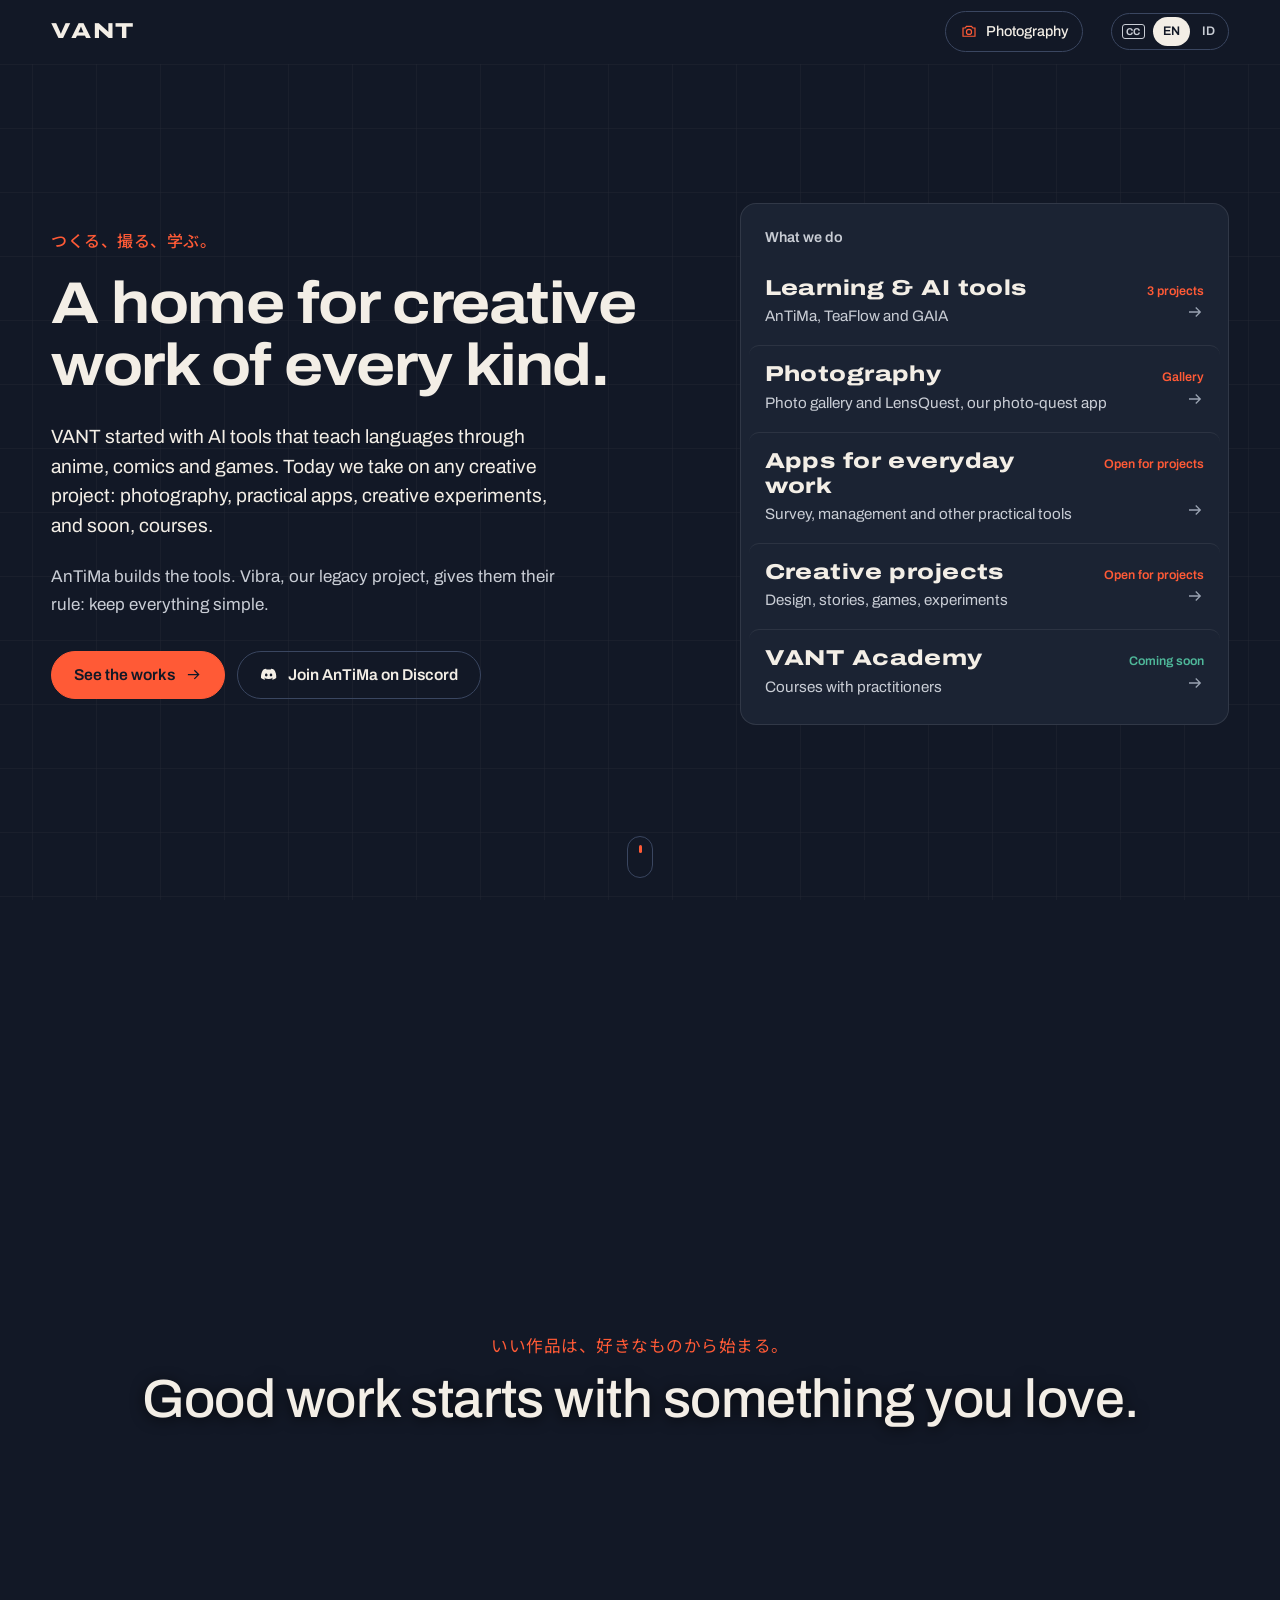
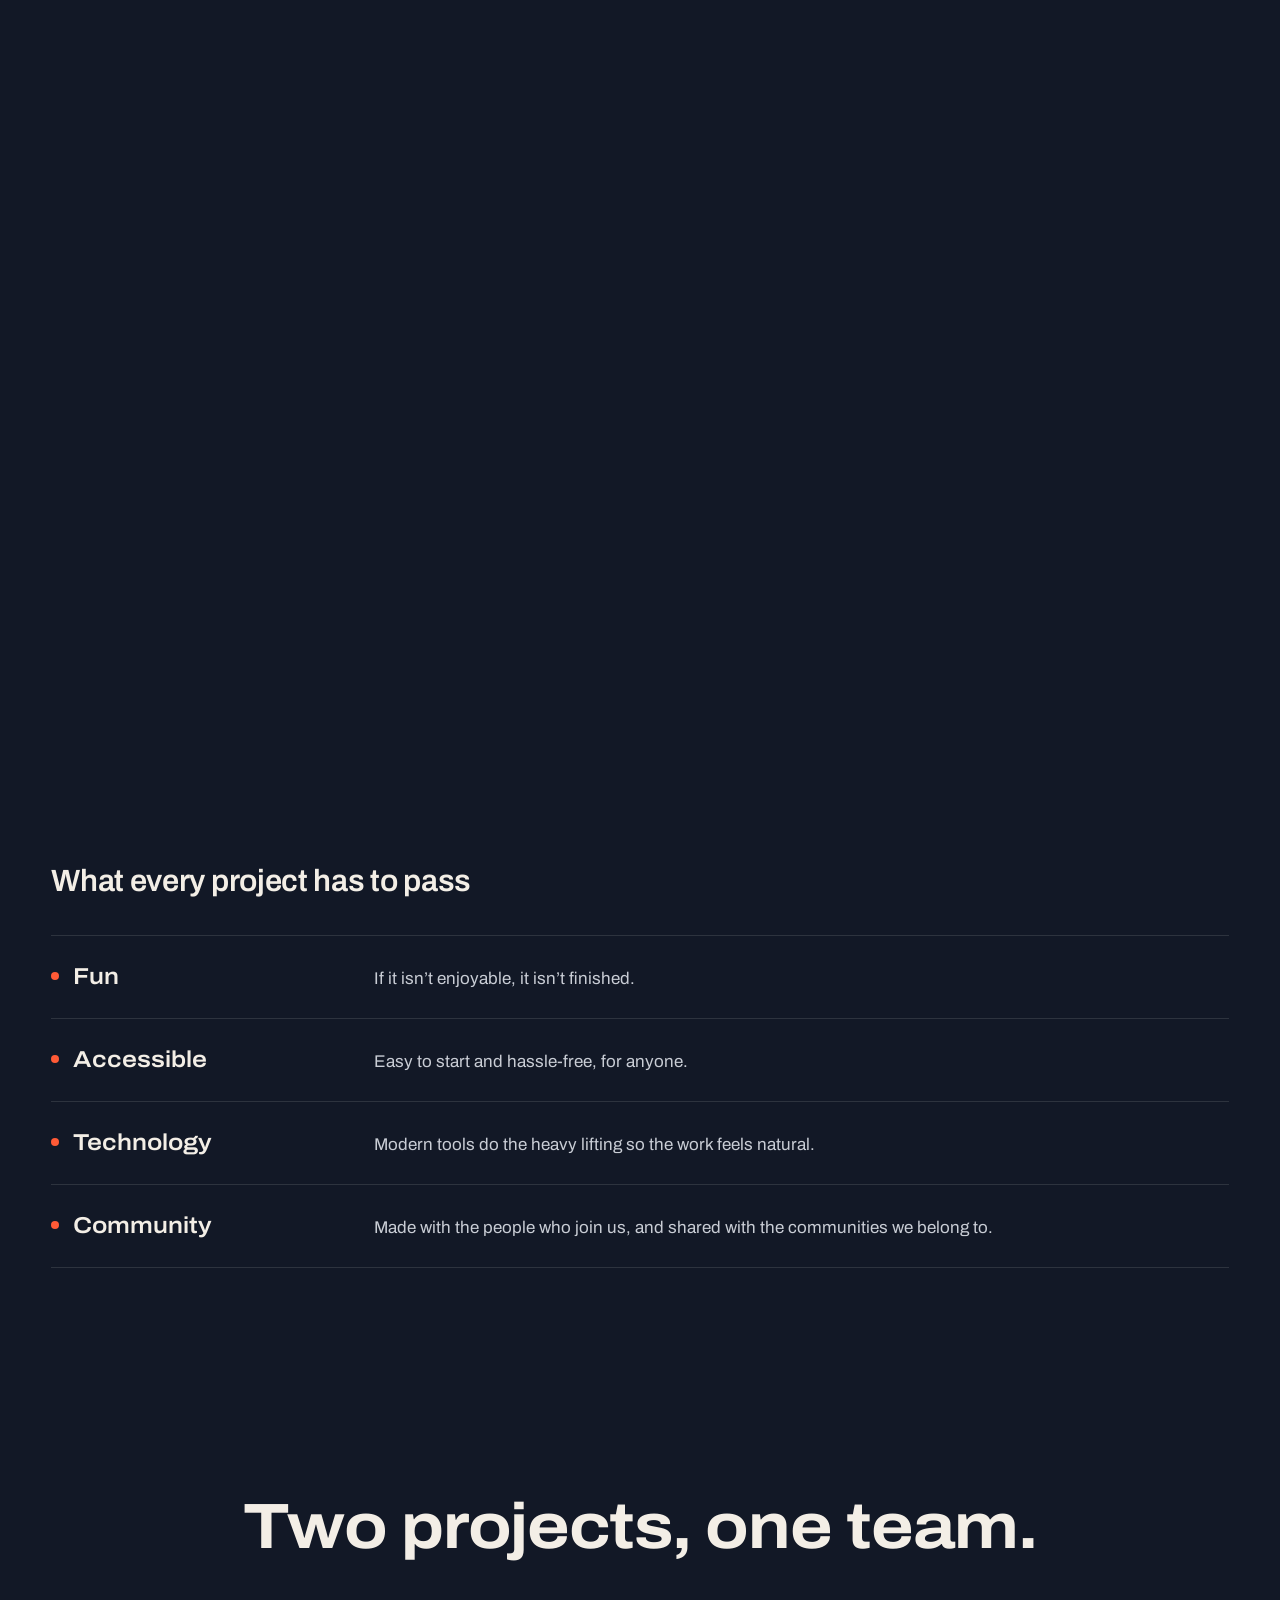
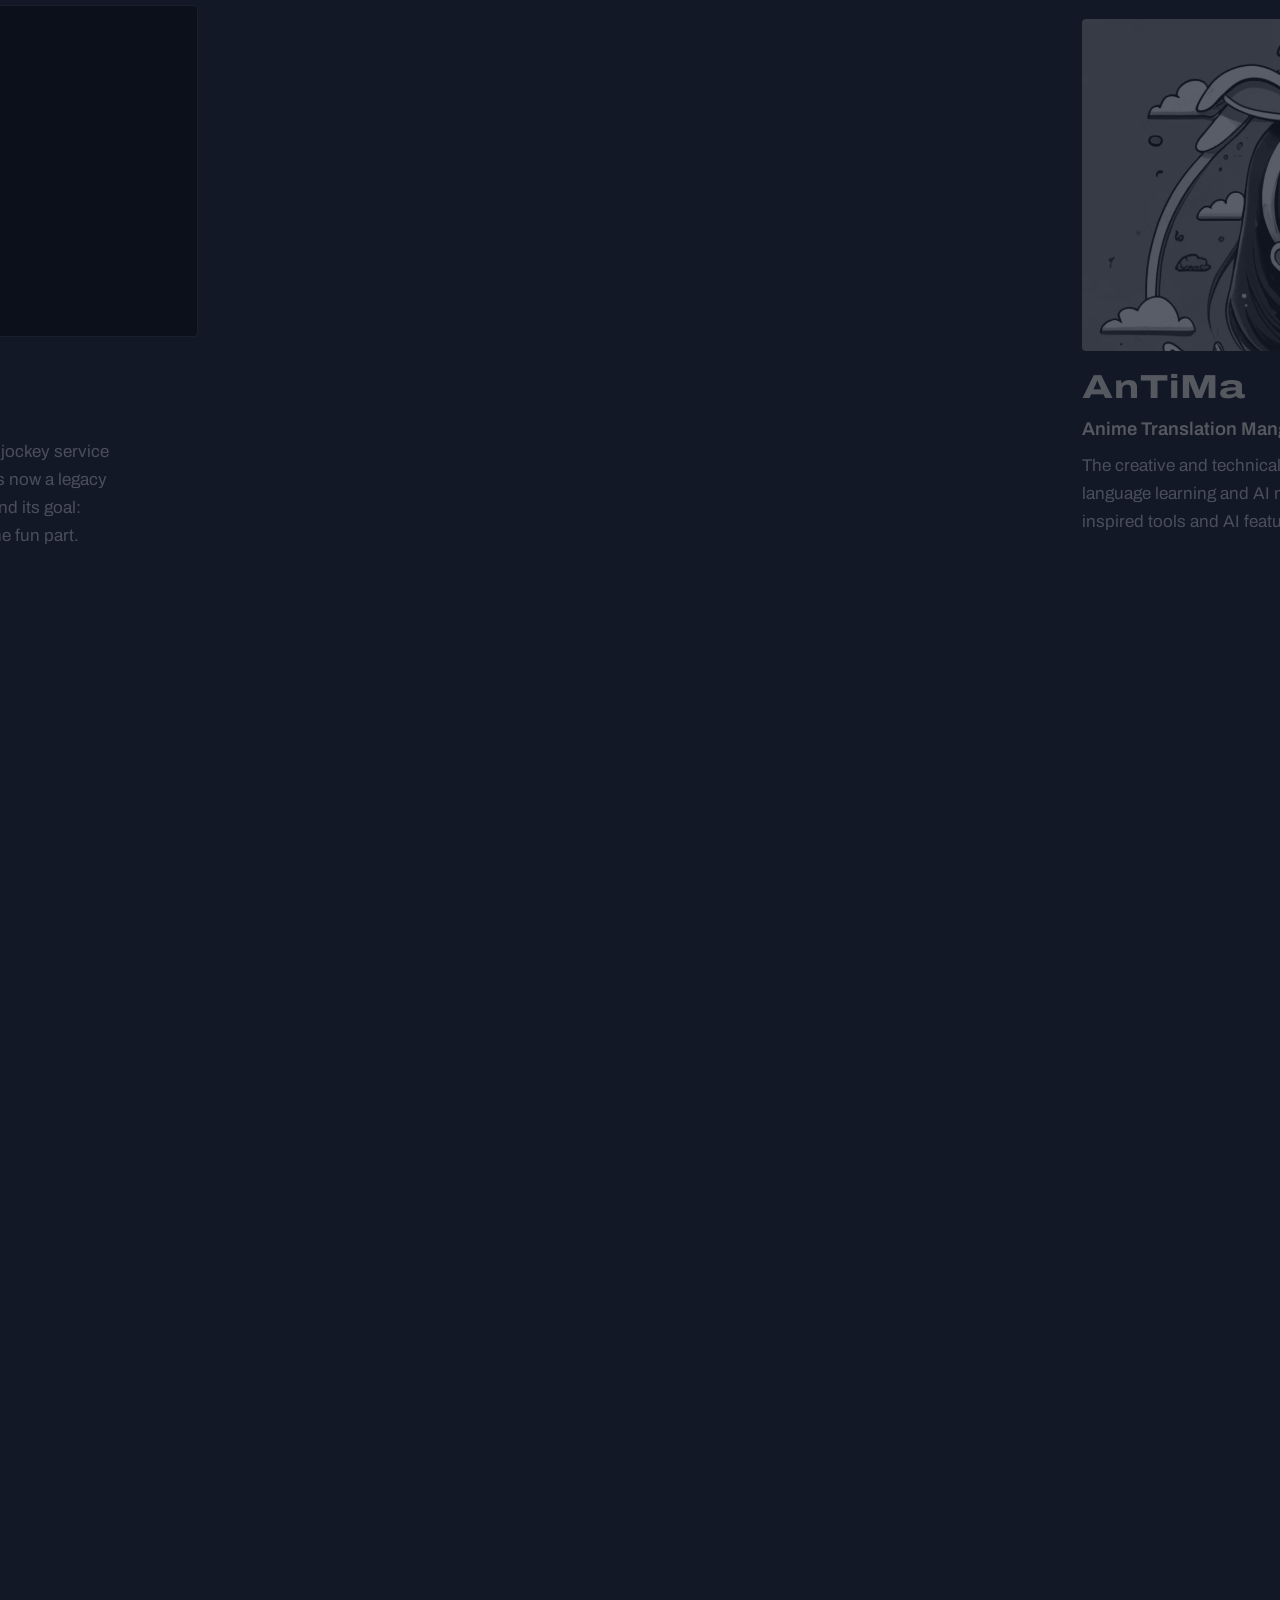
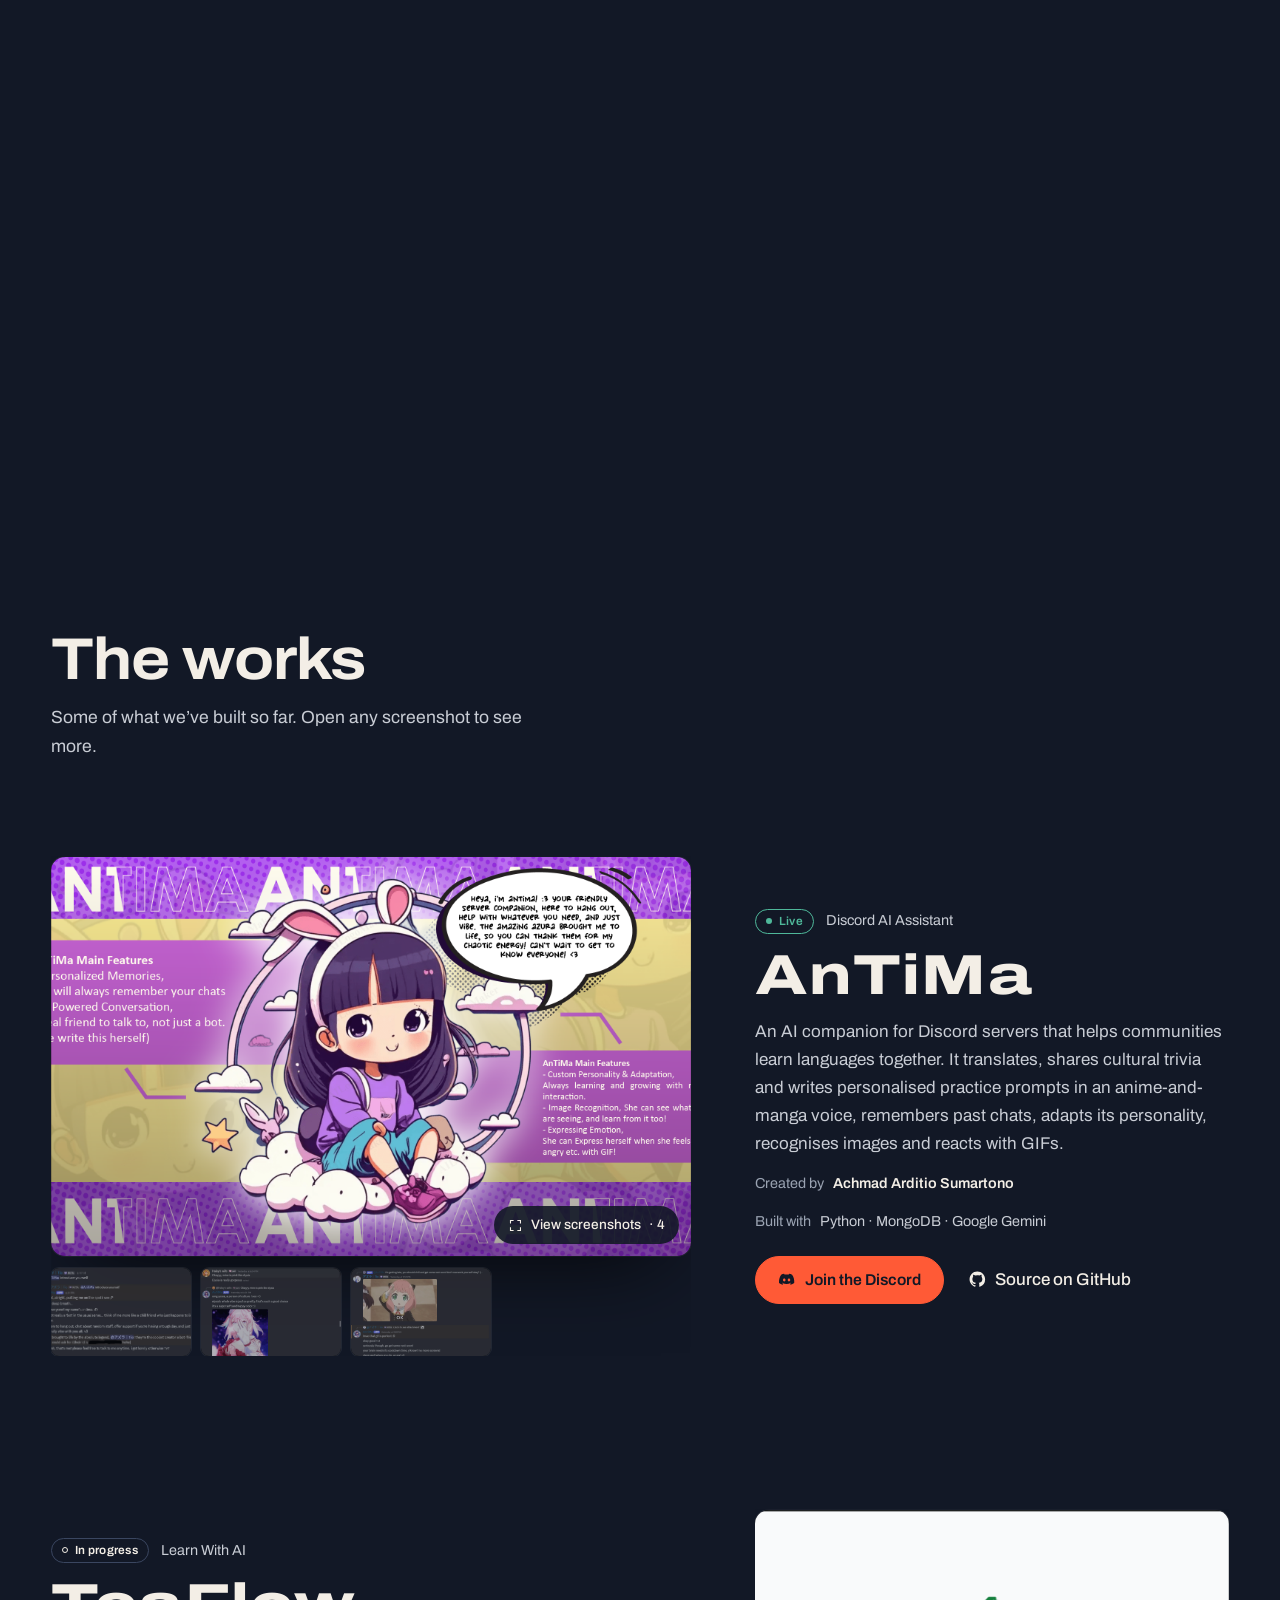
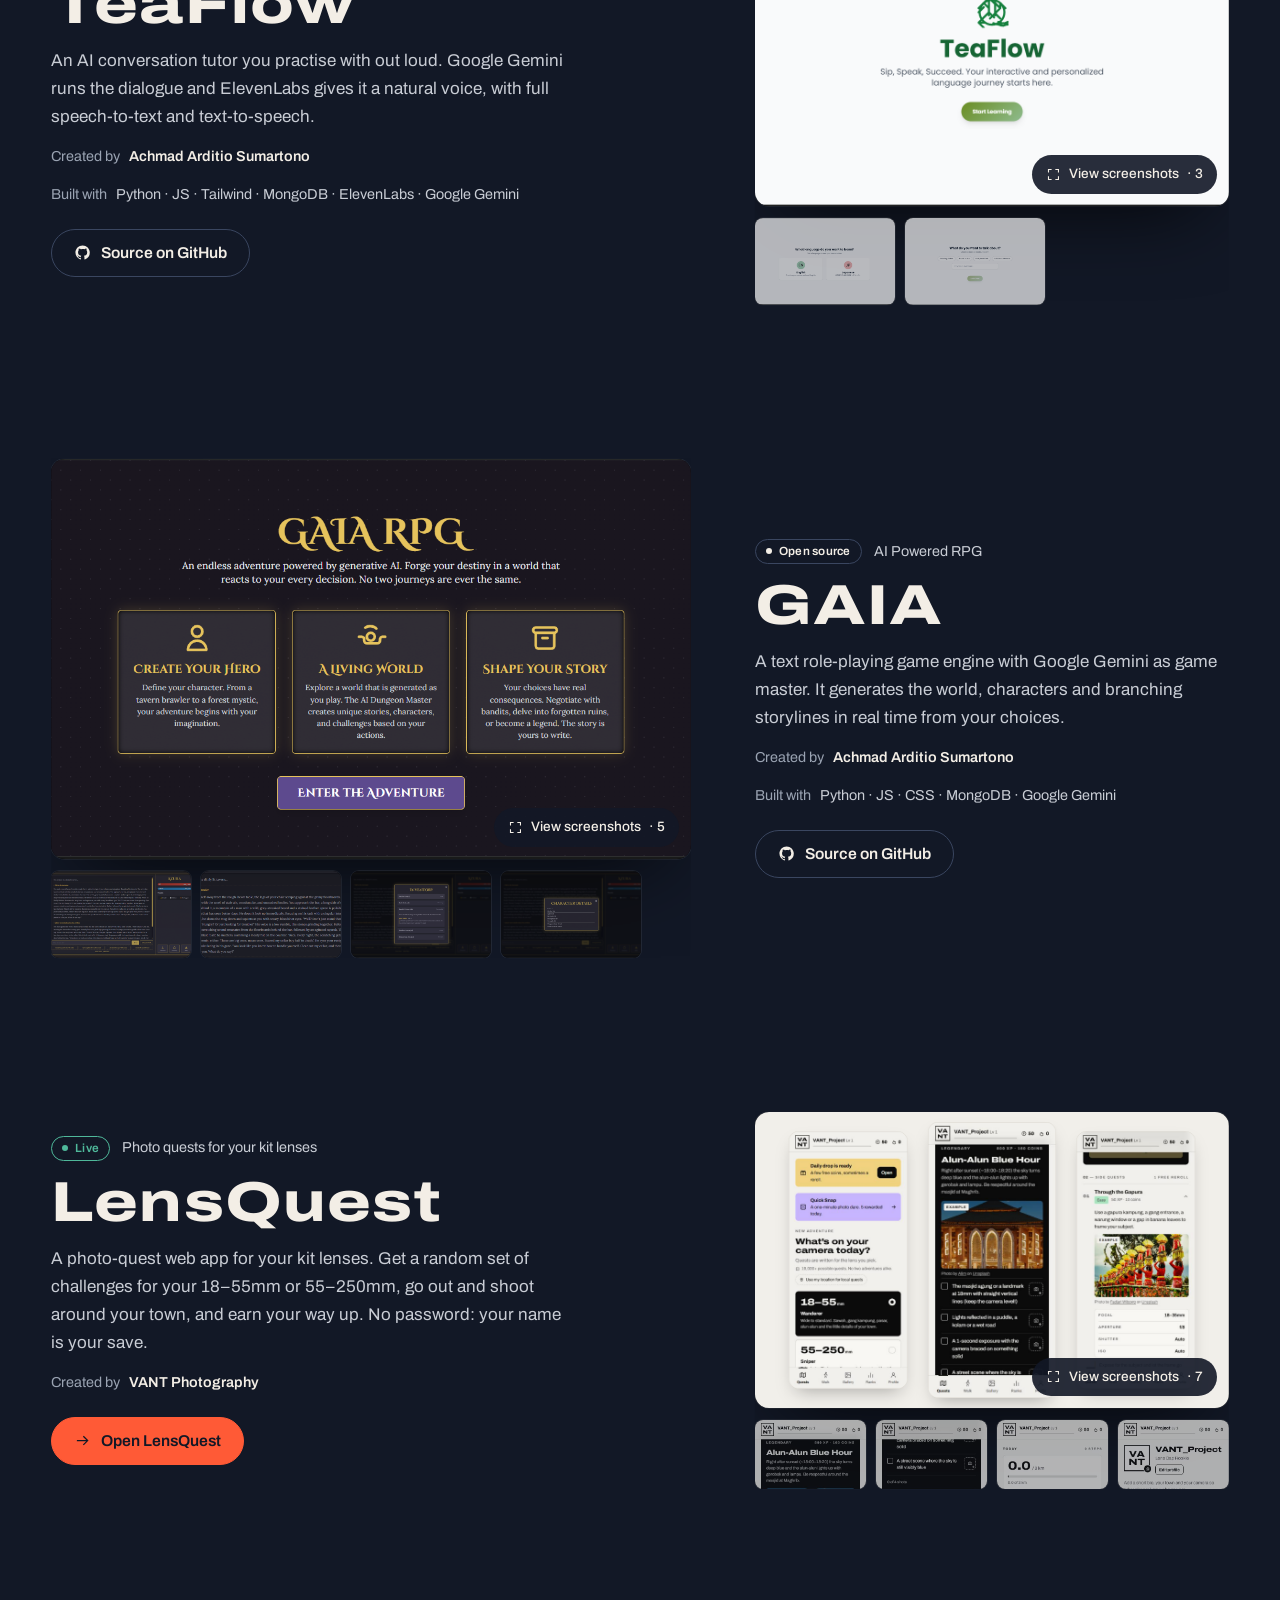
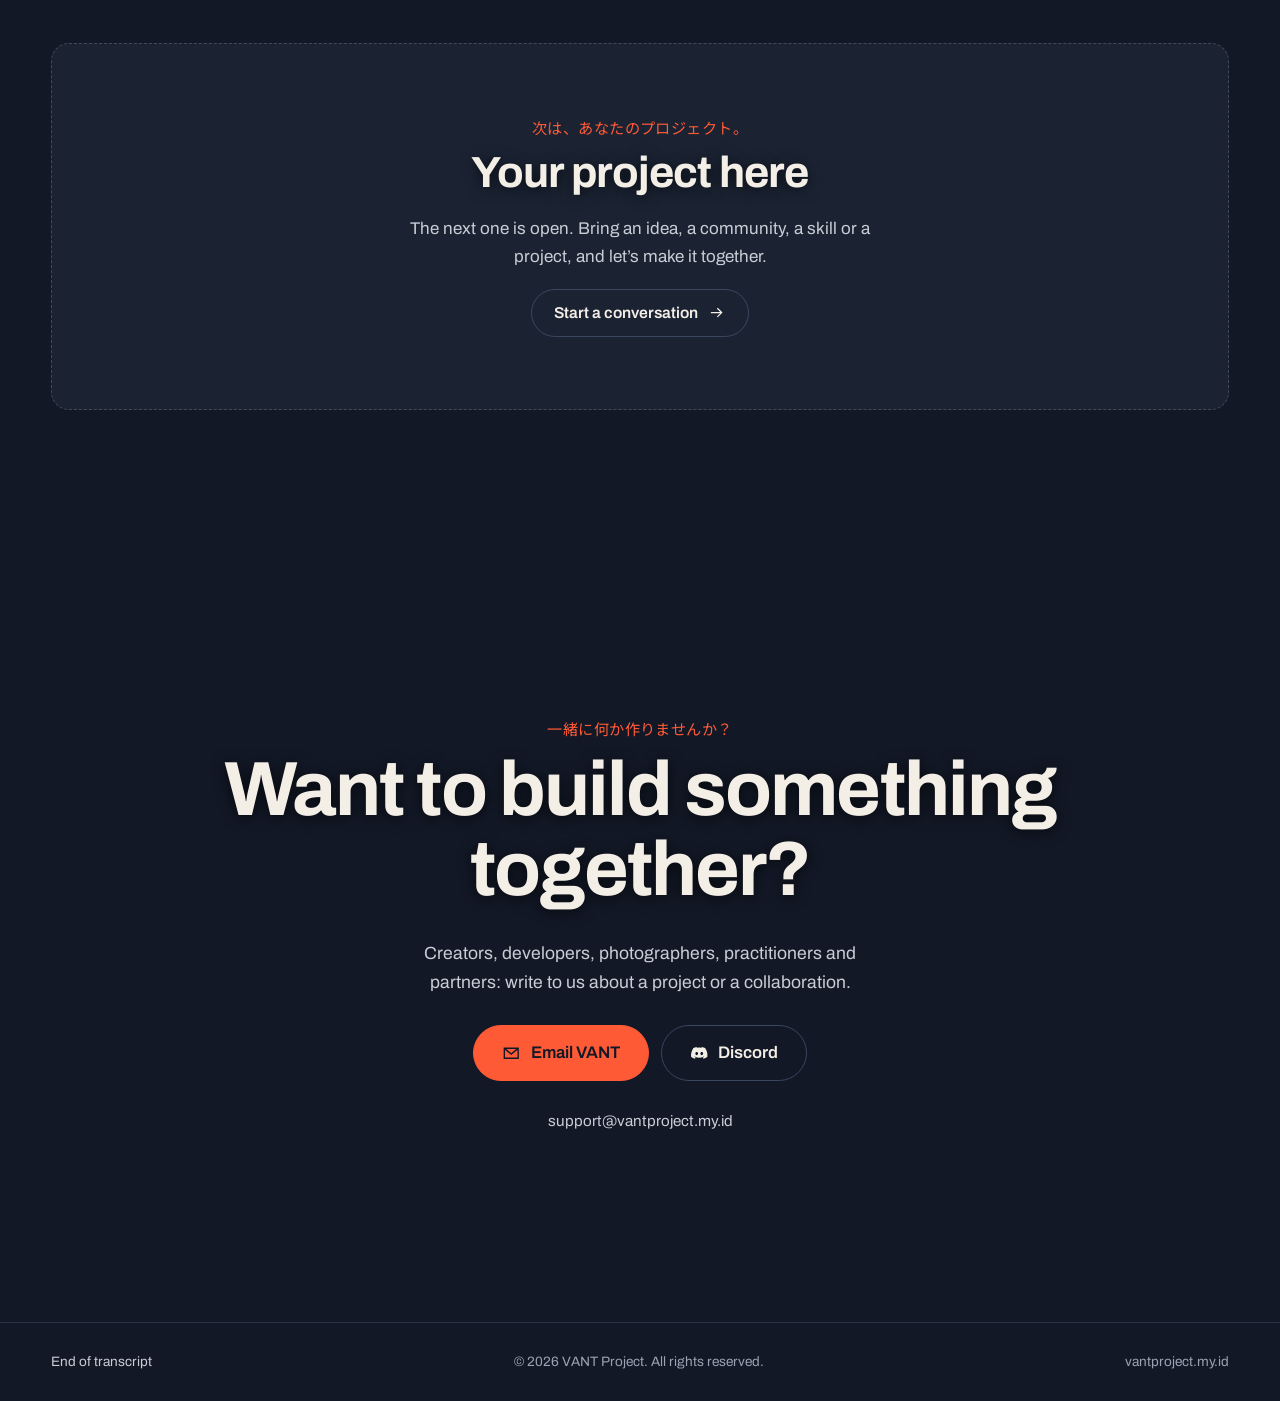
<file: index.html>
<!DOCTYPE html>
<html lang="en">
<head>
    <meta charset="UTF-8">
    <meta name="viewport" content="width=device-width, initial-scale=1.0">
    <title>VANT Project — a creative collective</title>
    <meta name="description" content="VANT is a creative collective: learning and AI tools (AnTiMa, TeaFlow, GAIA), photography, practical apps, creative projects and, coming soon, VANT Academy courses with practitioners.">
    <meta name="theme-color" content="#121826">
    <script>document.documentElement.classList.add('js'); setTimeout(function () { document.documentElement.classList.add('is-ready'); }, 9000);</script>
    <link rel="preconnect" href="https://fonts.googleapis.com">
    <link rel="preconnect" href="https://fonts.gstatic.com" crossorigin>
    <link href="https://fonts.googleapis.com/css2?family=Archivo:wdth,wght@62..125,300..900&family=JetBrains+Mono:wght@400;500&family=Noto+Sans+JP:wght@400;500;700&display=swap" rel="stylesheet">
    <link rel="stylesheet" href="styles.css">
</head>
<body>
    <a class="skip" href="#main" data-i18n="skip">Skip to content</a>


    <svg width="0" height="0" class="sprite" aria-hidden="true" focusable="false">
        <symbol id="i-arrow" viewBox="0 0 24 24"><path d="M4 12h15M13 6l6 6-6 6" fill="none" stroke="currentColor" stroke-width="1.75"/></symbol>
        <symbol id="i-down" viewBox="0 0 24 24"><path d="M6 9l6 6 6-6" fill="none" stroke="currentColor" stroke-width="1.75"/></symbol>
        <symbol id="i-camera" viewBox="0 0 24 24"><path d="M4 8h3l1.6-2.2h6.8L17 8h3v11H4z" fill="none" stroke="currentColor" stroke-width="1.6"/><circle cx="12" cy="13.2" r="3.4" fill="none" stroke="currentColor" stroke-width="1.6"/></symbol>
        <symbol id="i-play" viewBox="0 0 24 24"><path d="M7 4.5v15l12-7.5z" fill="currentColor"/></symbol>
        <symbol id="i-close" viewBox="0 0 24 24"><path d="M5 5l14 14M19 5L5 19" fill="none" stroke="currentColor" stroke-width="1.75"/></symbol>
        <symbol id="i-left" viewBox="0 0 24 24"><path d="M15 5l-7 7 7 7" fill="none" stroke="currentColor" stroke-width="1.75"/></symbol>
        <symbol id="i-right" viewBox="0 0 24 24"><path d="M9 5l7 7-7 7" fill="none" stroke="currentColor" stroke-width="1.75"/></symbol>
        <symbol id="i-expand" viewBox="0 0 24 24"><path d="M4 9V4h5M20 9V4h-5M4 15v5h5M20 15v5h-5" fill="none" stroke="currentColor" stroke-width="1.75"/></symbol>
        <symbol id="i-mail" viewBox="0 0 24 24"><path d="M3 5.5h18v13H3zM3.5 6l8.5 7 8.5-7" fill="none" stroke="currentColor" stroke-width="1.75"/></symbol>
        <symbol id="i-github" viewBox="0 0 24 24"><path fill="currentColor" d="M12 2C6.48 2 2 6.48 2 12c0 4.42 2.87 8.17 6.84 9.49.5.09.68-.22.68-.48v-1.7c-2.78.6-3.37-1.34-3.37-1.34-.45-1.16-1.11-1.47-1.11-1.47-.91-.62.07-.6.07-.6 1 .07 1.53 1.03 1.53 1.03.89 1.53 2.34 1.09 2.91.83.09-.65.35-1.09.64-1.34-2.22-.25-4.56-1.11-4.56-4.95 0-1.09.39-1.99 1.03-2.69-.1-.25-.45-1.27.1-2.65 0 0 .84-.27 2.75 1.03A9.56 9.56 0 0 1 12 6.84c.85 0 1.71.12 2.5.34 1.91-1.3 2.75-1.03 2.75-1.03.55 1.38.2 2.4.1 2.65.64.7 1.03 1.6 1.03 2.69 0 3.85-2.34 4.7-4.57 4.94.36.31.68.92.68 1.86v2.75c0 .27.18.58.69.48A10 10 0 0 0 22 12c0-5.52-4.48-10-10-10z"/></symbol>
        <symbol id="i-insta" viewBox="0 0 24 24"><rect x="3.5" y="3.5" width="17" height="17" rx="4.5" fill="none" stroke="currentColor" stroke-width="1.75"/><circle cx="12" cy="12" r="3.8" fill="none" stroke="currentColor" stroke-width="1.75"/><circle cx="17.2" cy="6.8" r="1.1" fill="currentColor"/></symbol>
        <symbol id="i-linkedin" viewBox="0 0 24 24"><path fill="currentColor" d="M4.98 3.5a2 2 0 1 1 0 4 2 2 0 0 1 0-4zM3.2 9h3.6v11.5H3.2zM9.2 9h3.4v1.6h.05c.48-.9 1.64-1.85 3.37-1.85 3.6 0 4.27 2.37 4.27 5.45v6.3h-3.55v-5.6c0-1.33-.03-3.05-1.860-3.05-1.86 0-2.14 1.45-2.14 2.95v5.7H9.2z"/></symbol>
        <symbol id="i-discord" viewBox="0 0 24 24"><path fill="currentColor" d="M19.6 5.3A16.6 16.6 0 0 0 15.5 4l-.5 1a15.3 15.3 0 0 0-6 0l-.5-1a16.6 16.6 0 0 0-4.1 1.3C1.8 9.2 1.1 13 1.4 16.7a16.7 16.7 0 0 0 5 2.5l1.1-1.7c-.6-.2-1.2-.5-1.8-.9l.4-.3a11.9 11.9 0 0 0 11.8 0l.4.3c-.6.4-1.2.7-1.8.9l1.1 1.7a16.6 16.6 0 0 0 5-2.5c.4-4.3-.7-8-3-11.4zM8.7 14.5c-1 0-1.8-.9-1.8-2s.8-2 1.8-2 1.8.9 1.8 2-.8 2-1.8 2zm6.6 0c-1 0-1.8-.9-1.8-2s.8-2 1.8-2 1.8.9 1.8 2-.8 2-1.8 2z"/></symbol>
    </svg>

    <!-- Opening: a 7-second kinetic title sequence -->
    <div class="intro" id="intro" aria-hidden="true">
        <canvas class="intro__bg"></canvas>

        <div class="intro__stage">
            <div class="sc sc-a">
                <span class="kanji" lang="ja">語</span>
                <div class="vant">
                    <span class="L" style="--c: #FF5A36"><i></i><em>V</em></span><span class="L" style="--c: #4FB89A"><i></i><em>A</em></span><span class="L" style="--c: #F3EEE6"><i></i><em>N</em></span><span class="L" style="--c: #FF5A36"><i></i><em>T</em></span>
                </div>
                <p class="sc-a__sub">VIBRA × ANTIMA</p>
            </div>

            <div class="sc sc-b">
                <p class="sc-b__learn" data-i18n="intro-learn">Learn languages</p>
                <p class="sc-b__through" data-i18n="intro-through">through</p>
                <div class="sc-b__slot">
                    <span style="--c: #FF5A36" data-i18n="intro-w1">anime</span>
                    <span style="--c: #4FB89A" data-i18n="intro-w2">comics</span>
                    <span style="--c: #F3EEE6" data-i18n="intro-w3">games</span>
                </div>
                <p class="sc-b__tate" lang="ja">アプリ・写真・講座</p>
            </div>

            <div class="sc sc-c">
                <div class="panel" style="--c: #FF5A36"><i class="panel__jp" lang="ja">ツール</i><b data-i18n="intro-p1">Tools</b><span data-i18n="intro-antima">a Discord companion</span></div>
                <div class="panel" style="--c: #4FB89A"><i class="panel__jp" lang="ja">シャシン</i><b data-i18n="intro-p2">Photography</b><span data-i18n="intro-teaflow">a speaking tutor</span></div>
                <div class="panel" style="--c: #F3EEE6"><i class="panel__jp" lang="ja">アカデミー</i><b data-i18n="intro-p3">Academy</b><span data-i18n="intro-gaia">an AI game master</span></div>
            </div>

            <div class="sc sc-d">
                <p class="lock">VANT</p>
                <i class="lock__rule"></i>
                <p class="lock__tag" data-i18n="intro-tag">Simple. Fun. Powered by AI.</p>
            </div>
        </div>

        <div class="intro__progress"><i></i></div>
        <button type="button" class="intro__skip" id="intro-skip" data-i18n="intro-skip">Skip intro</button>
    </div>

    <header class="bar" id="top">
        <a href="#main" class="mark" aria-label="VANT Project, back to start">VANT</a>
        <div class="jump" id="jump">
            <button type="button" class="jump__btn" id="jump-btn" aria-expanded="false" aria-controls="jump-menu">
                <span class="jump__now" id="now" data-i18n="jump-label">Chapters</span>
                <svg aria-hidden="true"><use href="#i-down"/></svg>
            </button>
            <ol class="jump__menu" id="jump-menu" hidden></ol>
        </div>
        <nav class="chapters" id="chapters" aria-label="Chapters">
            <a href="#about"><span class="chapters__tc">01</span><span data-i18n="nav-about">Mission</span></a>
            <a href="#members"><span class="chapters__tc">02</span><span data-i18n="nav-members">Vibra × AnTiMa</span></a>
            <a href="#works"><span class="chapters__tc">03</span><span data-i18n="nav-works">Works</span></a>
            <a href="#contact"><span class="chapters__tc">04</span><span data-i18n="nav-contact">Contact</span></a>
        </nav>
        <a href="photography.html" class="bar__photo"><svg aria-hidden="true"><use href="#i-camera"/></svg><span data-i18n="nav-photo">Photography</span></a>
        <div class="cc" role="group" aria-label="Subtitles">
            <span class="cc__badge" aria-hidden="true">CC</span>
            <button type="button" class="cc__btn" data-lang="en" aria-pressed="true">EN</button>
            <button type="button" class="cc__btn" data-lang="id" aria-pressed="false">ID</button>
        </div>
    </header>

    <main id="main">
        <!-- Opening: what VANT is, and what it has made -->
        <section class="stage" aria-labelledby="stage-title" data-mood="stage">
            <div class="wrap stage__grid">
                <div class="stage__intro">
                    <p class="stage__jp" lang="ja" aria-hidden="true">つくる、撮る、学ぶ。</p>
                    <h1 class="stage__title" id="stage-title" data-i18n="hero-title">Learn languages through the anime, comics and games you already love.</h1>
                    <p class="stage__lead" data-i18n="hero-lead">VANT builds AI tools for fans who would rather learn from a manga panel than a textbook: a Discord companion, a speaking tutor and a story-driven RPG.</p>
                    <p class="stage__body" data-i18n="hero-body">It is a joint project of Vibra, which keeps every tool simple, and AnTiMa, the anime-and-AI side that builds them.</p>
                    <div class="stage__actions">
                        <a href="#works" class="btn btn--solid"><span data-i18n="hero-cta">See the works</span><svg aria-hidden="true"><use href="#i-arrow"/></svg></a>
                        <a href="https://discord.gg/bcYPyAzhRt" target="_blank" rel="noopener noreferrer" class="btn btn--ghost"><svg aria-hidden="true"><use href="#i-discord"/></svg><span data-i18n="hero-discord">Join AnTiMa on Discord</span></a>
                    </div>
                </div>

                <nav class="index" aria-labelledby="index-h">
                    <h2 class="index__title" id="index-h" data-i18n="index-title">What we’ve made</h2>
                    <ol class="index__list">
                        <li><a href="#works" data-mood-hover="antima">
                            <span class="index__name" data-i18n="area-tools">Learning &amp; AI tools</span>
                            <span class="index__what" data-i18n="area-tools-d">AnTiMa, TeaFlow and GAIA</span>
                            <span class="index__status" data-i18n="status-works">3 projects</span>
                            <svg class="index__go" aria-hidden="true"><use href="#i-arrow"/></svg>
                        </a></li>
                        <li><a href="photography.html">
                            <span class="index__name" data-i18n="area-photo">Photography</span>
                            <span class="index__what" data-i18n="area-photo-d">Photos by VANT and the people who’ve joined us</span>
                            <span class="index__status" data-i18n="status-gallery">Gallery</span>
                            <svg class="index__go" aria-hidden="true"><use href="#i-arrow"/></svg>
                        </a></li>
                        <li><a href="#contact" data-mood-hover="teaflow">
                            <span class="index__name" data-i18n="area-apps">Apps for everyday work</span>
                            <span class="index__what" data-i18n="area-apps-d">Survey, management and other practical tools</span>
                            <span class="index__status" data-i18n="status-open">Open for projects</span>
                            <svg class="index__go" aria-hidden="true"><use href="#i-arrow"/></svg>
                        </a></li>
                        <li><a href="#contact" data-mood-hover="gaia">
                            <span class="index__name" data-i18n="area-creative">Creative projects</span>
                            <span class="index__what" data-i18n="area-creative-d">Design, stories, games, experiments</span>
                            <span class="index__status" data-i18n="status-open">Open for projects</span>
                            <svg class="index__go" aria-hidden="true"><use href="#i-arrow"/></svg>
                        </a></li>
                        <li><a href="#contact" class="index__soon" data-mood-hover="next">
                            <span class="index__name">VANT Academy</span>
                            <span class="index__what" data-i18n="area-academy-d">Courses with practitioners</span>
                            <span class="index__status" data-i18n="status-soon">Coming soon</span>
                            <svg class="index__go" aria-hidden="true"><use href="#i-arrow"/></svg>
                        </a></li>
                    </ol>
                </nav>
            </div>
            <a href="#about" class="stage__cue" aria-label="Scroll to mission"><span></span></a>
        </section>

        <!-- 01 Mission: black-screen subtitles -->
        <section class="chapter" id="about" aria-label="Mission" data-mood="mission">
            <div class="pin pin--subs" data-pin>
                <div class="pin__stage">
                    <div class="lines">
                        <p class="sub sub--big" data-sub data-step="0">
                            <span class="sub__jp" lang="ja">いい作品は、好きなものから始まる。</span>
                            <span class="sub__tl"><span class="sr" data-i18n="about-1">Learning a language shouldn’t feel like homework.</span><span class="sub__vis" aria-hidden="true" data-mirror="about-1"></span></span>
                        </p>
                        <p class="sub sub--big" data-sub data-step="1">
                            <span class="sub__jp" lang="ja">アニメと語学から始まり、あらゆる創作の場所になった。</span>
                            <span class="sub__tl"><span class="sr" data-i18n="about-2">VANT is for people who would rather learn Japanese from a manga panel than a textbook drill.</span><span class="sub__vis" aria-hidden="true" data-mirror="about-2"></span></span>
                        </p>
                        <p class="sub sub--big" data-sub data-step="2">
                            <span class="sub__jp" lang="ja">写真、アプリ、実験、講座。心を込めて作ったものなら、ここにある。</span>
                            <span class="sub__tl"><span class="sr" data-i18n="about-3">So we build tools inside the anime, comics and games world fans already love, where practice feels like play.</span><span class="sub__vis" aria-hidden="true" data-mirror="about-3"></span></span>
                        </p>
                    </div>
                    <div class="pin__progress" aria-hidden="true"><i></i><i></i><i></i></div>
                </div>
            </div>

            <div class="wrap values">
                <h2 class="values__title" data-i18n="values-title">What every release has to pass</h2>
                <ol class="values__list">
                    <li class="reveal"><strong data-i18n="v-fun">Fun</strong><span data-i18n="v-fun-d">If it isn’t enjoyable, it isn’t finished.</span></li>
                    <li class="reveal"><strong data-i18n="v-access">Accessible</strong><span data-i18n="v-access-d">Easy to start and hassle-free, for any learner.</span></li>
                    <li class="reveal"><strong data-i18n="v-tech">Technology</strong><span data-i18n="v-tech-d">Modern AI does the heavy lifting so learning feels natural.</span></li>
                    <li class="reveal"><strong data-i18n="v-comm">Community</strong><span data-i18n="v-comm-d">Built for fan spaces like Discord, where people already learn together.</span></li>
                </ol>
            </div>
        </section>

        <!-- 02 Vibra × AnTiMa: two shots converge -->
        <section class="chapter" id="members" aria-labelledby="members-h" data-mood="members">
            <div class="pin pin--converge" data-pin>
                <div class="pin__stage">
                    <h2 class="converge__title" id="members-h" data-i18n="members-title">Two projects, one team.</h2>
                    <div class="converge">
                        <article class="shot shot--l">
                            <div class="shot__img shot__img--logo"><img src="img/VB_logo.jpg" alt="Vibra Store logo" width="150" height="150" loading="lazy"></div>
                            <div class="shot__text">
                                <h3>Vibra</h3>
                                <p class="shot__motto" data-i18n="vibra-motto">Simplify.</p>
                                <p data-i18n="vibra-body">Started in 2023 as Vibra Store, a game-jockey service that took the grind out of games.</p>
                            </div>
                        </article>
                        <span class="converge__x" aria-hidden="true">×</span>
                        <article class="shot shot--r">
                            <div class="shot__img"><img src="img/AnTiMa_mascot.png" alt="AnTiMa mascot: a girl with bunny ears sitting on a cloud" width="1024" height="1024" loading="lazy"></div>
                            <div class="shot__text">
                                <h3>AnTiMa</h3>
                                <p class="shot__motto" data-i18n="antima-motto">Anime Translation Manga.</p>
                                <p data-i18n="antima-body">The creative and technical core of VANT, where anime, language learning and AI meet.</p>
                            </div>
                        </article>
                    </div>
                </div>
            </div>
        </section>

        <!-- 03 Works: one project per scene, read top to bottom -->
        <section class="chapter works" id="works" aria-labelledby="works-h" data-mood="antima">
            <div class="wrap">
                <header class="works__head reveal">
                    <h2 id="works-h" data-i18n="works-title">The works</h2>
                    <p data-i18n="works-lead">Three projects, all live or open source. Open any screenshot to see more.</p>
                </header>

                <article class="work" id="work-antima" data-mood="antima">
                    <div class="work__media reveal reveal--frame">
                        <button type="button" class="work__frame" data-gallery="antima" data-index="1">
                            <img src="img/WEB.png" alt="AnTiMa feature art: the mascot with a list of what the bot can do" width="1920" height="1080" loading="lazy">
                            <span class="work__open"><svg aria-hidden="true"><use href="#i-expand"/></svg><span data-i18n="view-all">View screenshots</span> · 4</span>
                        </button>
                        <div class="work__thumbs">
                            <button type="button" data-gallery="antima" data-index="0" aria-label="AnTiMa screenshot 1"><img src="img/antimabot_1.png" alt="" loading="lazy"></button>
                            <button type="button" data-gallery="antima" data-index="2" aria-label="AnTiMa screenshot 3"><img src="img/antimabot_2.png" alt="" loading="lazy"></button>
                            <button type="button" data-gallery="antima" data-index="3" aria-label="AnTiMa screenshot 4"><img src="img/antimabot_3.png" alt="" loading="lazy"></button>
                        </div>
                    </div>
                    <div class="work__info reveal">
                        <p class="work__meta"><span class="status status--live" data-i18n="status-live">Live</span><span>Discord AI Assistant</span></p>
                        <h3>AnTiMa</h3>
                        <p class="work__desc" data-i18n="antima-desc">An AI companion for Discord servers that helps communities learn languages together.</p>
                        <p class="work__credit"><span data-i18n="created-by">Created by</span> <b>Achmad Arditio Sumartono</b></p>
                        <p class="work__stack"><span data-i18n="built-with">Built with</span> Python · MongoDB · Google Gemini</p>
                        <div class="work__links">
                            <a class="btn btn--solid" href="https://discord.gg/bcYPyAzhRt" target="_blank" rel="noopener noreferrer"><svg aria-hidden="true"><use href="#i-discord"/></svg><span data-i18n="link-discord">Join the Discord</span></a>
                            <a class="tlink" href="https://github.com/Azurakun/AnTiMa" target="_blank" rel="noopener noreferrer"><svg aria-hidden="true"><use href="#i-github"/></svg><span data-i18n="link-repo">Source on GitHub</span></a>
                        </div>
                    </div>
                </article>

                <article class="work work--flip" id="work-teaflow" data-mood="teaflow">
                    <div class="work__media reveal reveal--frame">
                        <button type="button" class="work__frame" data-gallery="teaflow" data-index="0">
                            <img src="img/TeaF_1.png" alt="TeaFlow landing screen" width="1366" height="646" loading="lazy">
                            <span class="work__open"><svg aria-hidden="true"><use href="#i-expand"/></svg><span data-i18n="view-all">View screenshots</span> · 3</span>
                        </button>
                        <div class="work__thumbs">
                            <button type="button" data-gallery="teaflow" data-index="1" aria-label="TeaFlow screenshot 2"><img src="img/TeaF_3.png" alt="" loading="lazy"></button>
                            <button type="button" data-gallery="teaflow" data-index="2" aria-label="TeaFlow screenshot 3"><img src="img/TeaF_4.png" alt="" loading="lazy"></button>
                        </div>
                    </div>
                    <div class="work__info reveal">
                        <p class="work__meta"><span class="status status--wip" data-i18n="status-wip">In progress</span><span>Learn With AI</span></p>
                        <h3>TeaFlow</h3>
                        <p class="work__desc" data-i18n="teaflow-desc">An AI conversation tutor you practise with out loud.</p>
                        <p class="work__credit"><span data-i18n="created-by">Created by</span> <b>Achmad Arditio Sumartono</b></p>
                        <p class="work__stack"><span data-i18n="built-with">Built with</span> Python · JS · Tailwind · MongoDB · ElevenLabs · Google Gemini</p>
                        <div class="work__links">
                            <a class="btn btn--ghost" href="https://github.com/Azurakun/TeaFlow-AnTiMa" target="_blank" rel="noopener noreferrer"><svg aria-hidden="true"><use href="#i-github"/></svg><span data-i18n="link-repo">Source on GitHub</span></a>
                        </div>
                    </div>
                </article>

                <article class="work" id="work-gaia" data-mood="gaia">
                    <div class="work__media reveal reveal--frame">
                        <button type="button" class="work__frame" data-gallery="gaia" data-index="0">
                            <img src="img/gaia_thmb.png" alt="GAIA RPG title screen" width="1366" height="647" loading="lazy">
                            <span class="work__open"><svg aria-hidden="true"><use href="#i-expand"/></svg><span data-i18n="view-all">View screenshots</span> · 5</span>
                        </button>
                        <div class="work__thumbs">
                            <button type="button" data-gallery="gaia" data-index="1" aria-label="GAIA screenshot 2"><img src="img/gaia_1.png" alt="" loading="lazy"></button>
                            <button type="button" data-gallery="gaia" data-index="2" aria-label="GAIA screenshot 3"><img src="img/gaia_4.png" alt="" loading="lazy"></button>
                            <button type="button" data-gallery="gaia" data-index="3" aria-label="GAIA screenshot 4"><img src="img/gaia_2.png" alt="" loading="lazy"></button>
                            <button type="button" data-gallery="gaia" data-index="4" aria-label="GAIA screenshot 5"><img src="img/gaia_3.png" alt="" loading="lazy"></button>
                        </div>
                    </div>
                    <div class="work__info reveal">
                        <p class="work__meta"><span class="status status--oss" data-i18n="status-oss">Open source</span><span>AI Powered RPG</span></p>
                        <h3>GAIA</h3>
                        <p class="work__desc" data-i18n="gaia-desc">A text role-playing game engine with Google Gemini as game master.</p>
                        <p class="work__credit"><span data-i18n="created-by">Created by</span> <b>Achmad Arditio Sumartono</b></p>
                        <p class="work__stack"><span data-i18n="built-with">Built with</span> Python · JS · CSS · MongoDB · Google Gemini</p>
                        <div class="work__links">
                            <a class="btn btn--ghost" href="https://github.com/Azurakun/GAIA-RPG" target="_blank" rel="noopener noreferrer"><svg aria-hidden="true"><use href="#i-github"/></svg><span data-i18n="link-repo">Source on GitHub</span></a>
                        </div>
                    </div>
                </article>

                <article class="work work--flip" id="work-lensquest" data-mood="lensquest">
                    <div class="work__media reveal reveal--frame">
                        <button type="button" class="work__frame" data-gallery="lensquest" data-index="0">
                            <img src="img/lensquest_hero.png" alt="LensQuest on a phone: choosing a lens, a Legendary main quest with a shot checklist, and a side quest with suggested camera settings" width="1366" height="646" loading="lazy">
                            <span class="work__open"><svg aria-hidden="true"><use href="#i-expand"/></svg><span data-i18n="view-all">View screenshots</span> · 7</span>
                        </button>
                        <div class="work__thumbs">
                            <button type="button" data-gallery="lensquest" data-index="1" aria-label="LensQuest screenshot 2, main quest"><img src="img/lensquest_m3.jpg" alt="" loading="lazy"></button>
                            <button type="button" data-gallery="lensquest" data-index="2" aria-label="LensQuest screenshot 3, side quests"><img src="img/lensquest_m4.jpg" alt="" loading="lazy"></button>
                            <button type="button" data-gallery="lensquest" data-index="4" aria-label="LensQuest screenshot 5, walking route"><img src="img/lensquest_m6.jpg" alt="" loading="lazy"></button>
                            <button type="button" data-gallery="lensquest" data-index="5" aria-label="LensQuest screenshot 6, profile"><img src="img/lensquest_m7.jpg" alt="" loading="lazy"></button>
                        </div>
                    </div>
                    <div class="work__info reveal">
                        <p class="work__meta"><span class="status status--live" data-i18n="status-live">Live</span><span data-i18n="lensquest-sub">Photo quests for your kit lenses</span></p>
                        <h3>LensQuest</h3>
                        <p class="work__desc" data-i18n="lensquest-desc">A photo-quest web app for your kit lenses.</p>
                        <p class="work__credit"><span data-i18n="created-by">Created by</span> <b>VANT Photography</b></p>
                        <div class="work__links">
                            <a class="btn btn--solid" href="https://lensquest.vantproject.my.id" target="_blank" rel="noopener noreferrer"><svg aria-hidden="true"><use href="#i-arrow"/></svg><span data-i18n="link-app">Open LensQuest</span></a>
                        </div>
                    </div>
                </article>

                <aside class="work-next reveal" data-mood="next">
                    <h3 class="sub sub--end">
                        <span class="sub__jp" lang="ja">次は、あなたのプロジェクト。</span>
                        <span class="sub__tl" data-i18n="next-title">Your project here</span>
                    </h3>
                    <p data-i18n="next-body">The next one is open. If you have an idea, a community or a skill that fits, let’s make it together.</p>
                    <a class="btn btn--ghost" href="#contact"><span data-i18n="next-link">Start a conversation</span><svg aria-hidden="true"><use href="#i-arrow"/></svg></a>
                </aside>
            </div>
        </section>

        <!-- 04 Contact -->
        <section class="chapter contact" id="contact" aria-labelledby="contact-h" data-mood="contact">
            <div class="wrap contact__inner">
                <h2 class="sub sub--contact" data-sub>
                    <span class="sub__jp" lang="ja">一緒に何か作りませんか？</span>
                    <span class="sub__tl"><span class="sr" id="contact-h" data-i18n="contact-title">Want to build something together?</span><span class="sub__vis" aria-hidden="true" data-mirror="contact-title"></span></span>
                </h2>
                <p class="contact__body reveal" data-i18n="contact-body">Communities, developers, translators, partners: write to us about a collaboration.</p>
                <div class="contact__actions reveal">
                    <a class="btn btn--solid btn--lg" href="mailto:support@vantproject.my.id"><svg aria-hidden="true"><use href="#i-mail"/></svg><span data-i18n="contact-cta">Email VANT</span></a>
                    <a class="btn btn--ghost btn--lg" href="https://discord.gg/bcYPyAzhRt" target="_blank" rel="noopener noreferrer"><svg aria-hidden="true"><use href="#i-discord"/></svg>Discord</a>
                </div>
                <a class="contact__mail reveal" href="mailto:support@vantproject.my.id">support@vantproject.my.id</a>
            </div>
        </section>
    </main>

    <footer class="foot">
        <p class="foot__end" data-i18n="footer-end">End of transcript</p>
        <p data-i18n="footer-text">© 2026 VANT Project. All rights reserved.</p>
        <p>vantproject.my.id</p>
    </footer>

    <!-- Chapter dial: reading progress; tap for the top -->
    <button type="button" class="dial" id="dial" aria-label="Back to top">
        <svg class="dial__ring" viewBox="0 0 52 52" aria-hidden="true">
            <circle class="dial__track" cx="26" cy="26" r="22"/>
            <circle class="dial__progress" cx="26" cy="26" r="22"/>
            <g class="dial__ticks"></g>
        </svg>
        <span class="dial__num mono" aria-hidden="true">00</span>
        <span class="dial__label" aria-hidden="true">VANT</span>
    </button>

    <p class="toast" id="toast" role="status" aria-live="polite"></p>

    <dialog class="viewer" id="viewer" aria-labelledby="viewer-cap">
        <div class="viewer__frame">
            <img id="viewer-img" src="img/WEB.png" alt="" loading="lazy">
            <div class="viewer__bar">
                <p id="viewer-cap" class="mono"></p>
                <div class="viewer__ctrls">
                    <button type="button" id="viewer-prev"><svg aria-hidden="true"><use href="#i-left"/></svg><span class="sr" data-i18n="viewer-prev">Previous screenshot</span></button>
                    <button type="button" id="viewer-next"><svg aria-hidden="true"><use href="#i-right"/></svg><span class="sr" data-i18n="viewer-next">Next screenshot</span></button>
                    <button type="button" id="viewer-close"><svg aria-hidden="true"><use href="#i-close"/></svg><span class="sr" data-i18n="viewer-close">Close</span></button>
                </div>
            </div>
        </div>
    </dialog>

    <script type="module" src="app.js"></script>
</body>
</html>
</file>
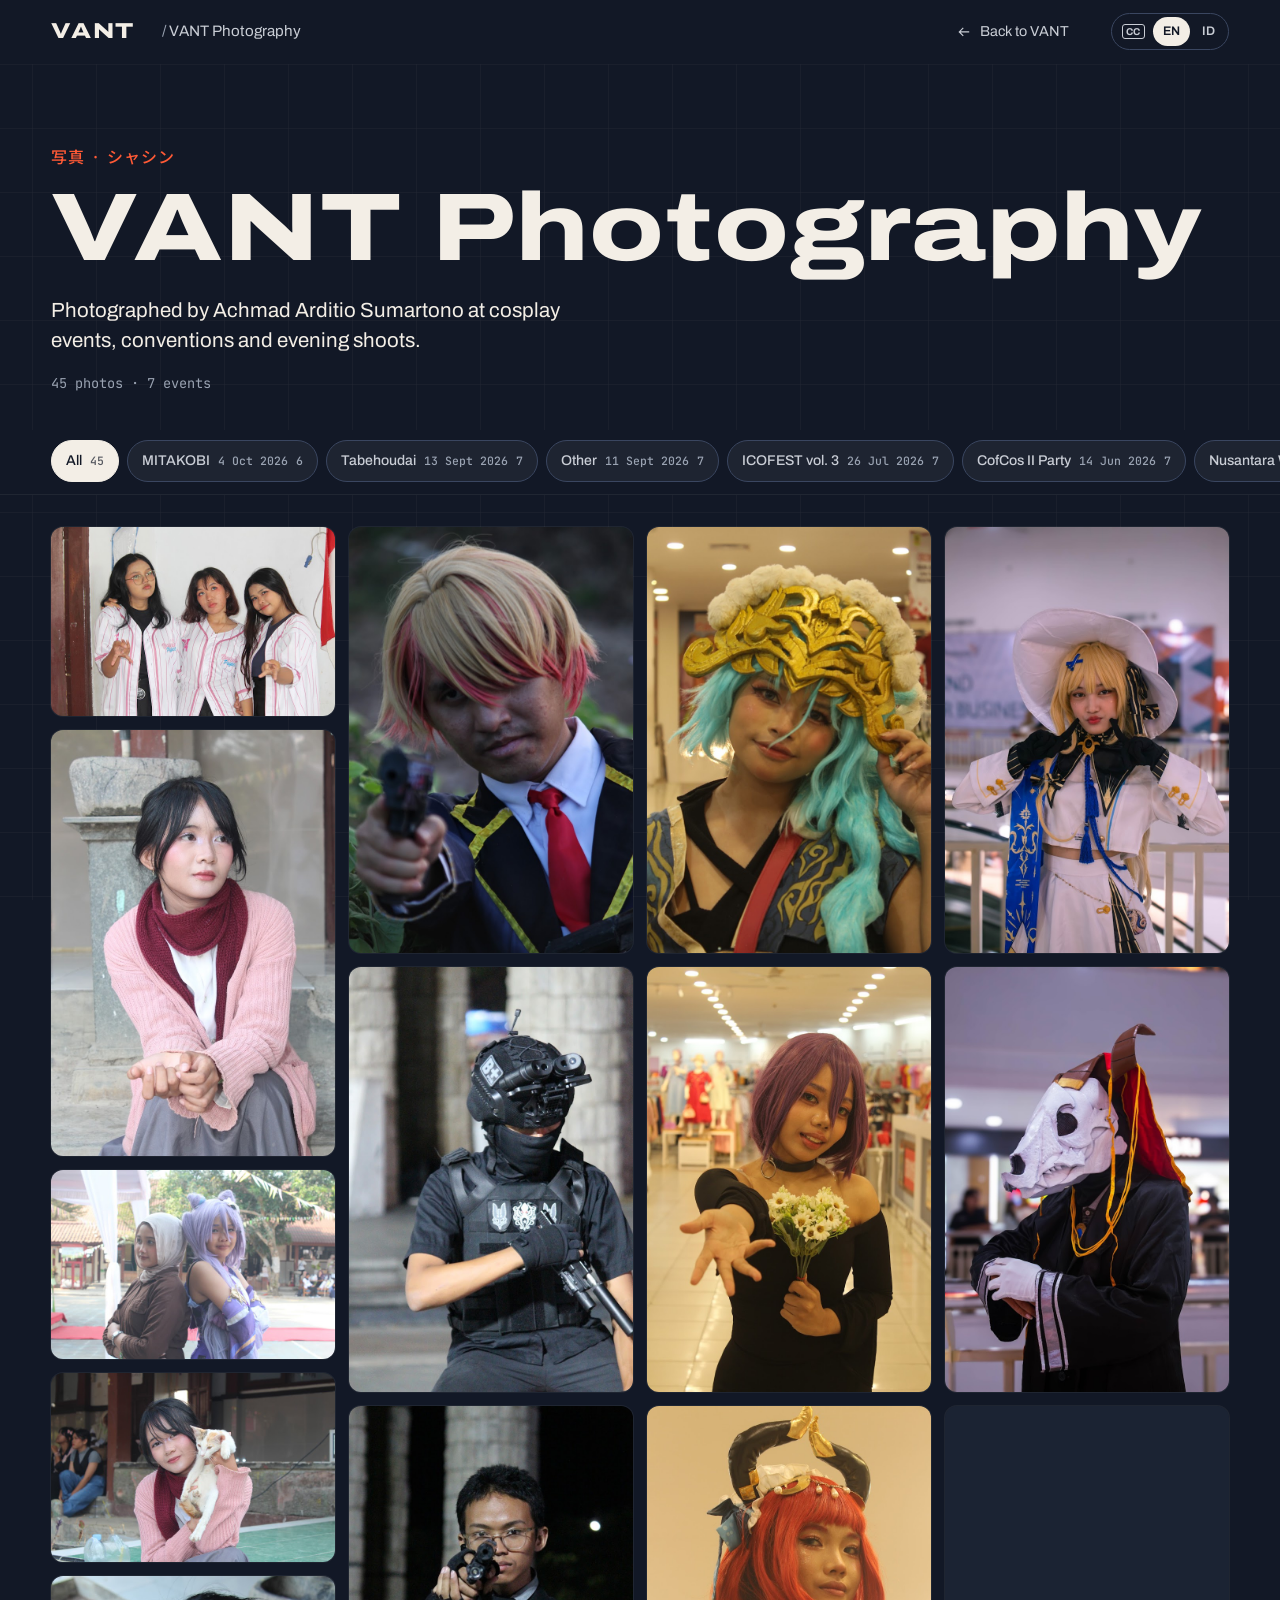
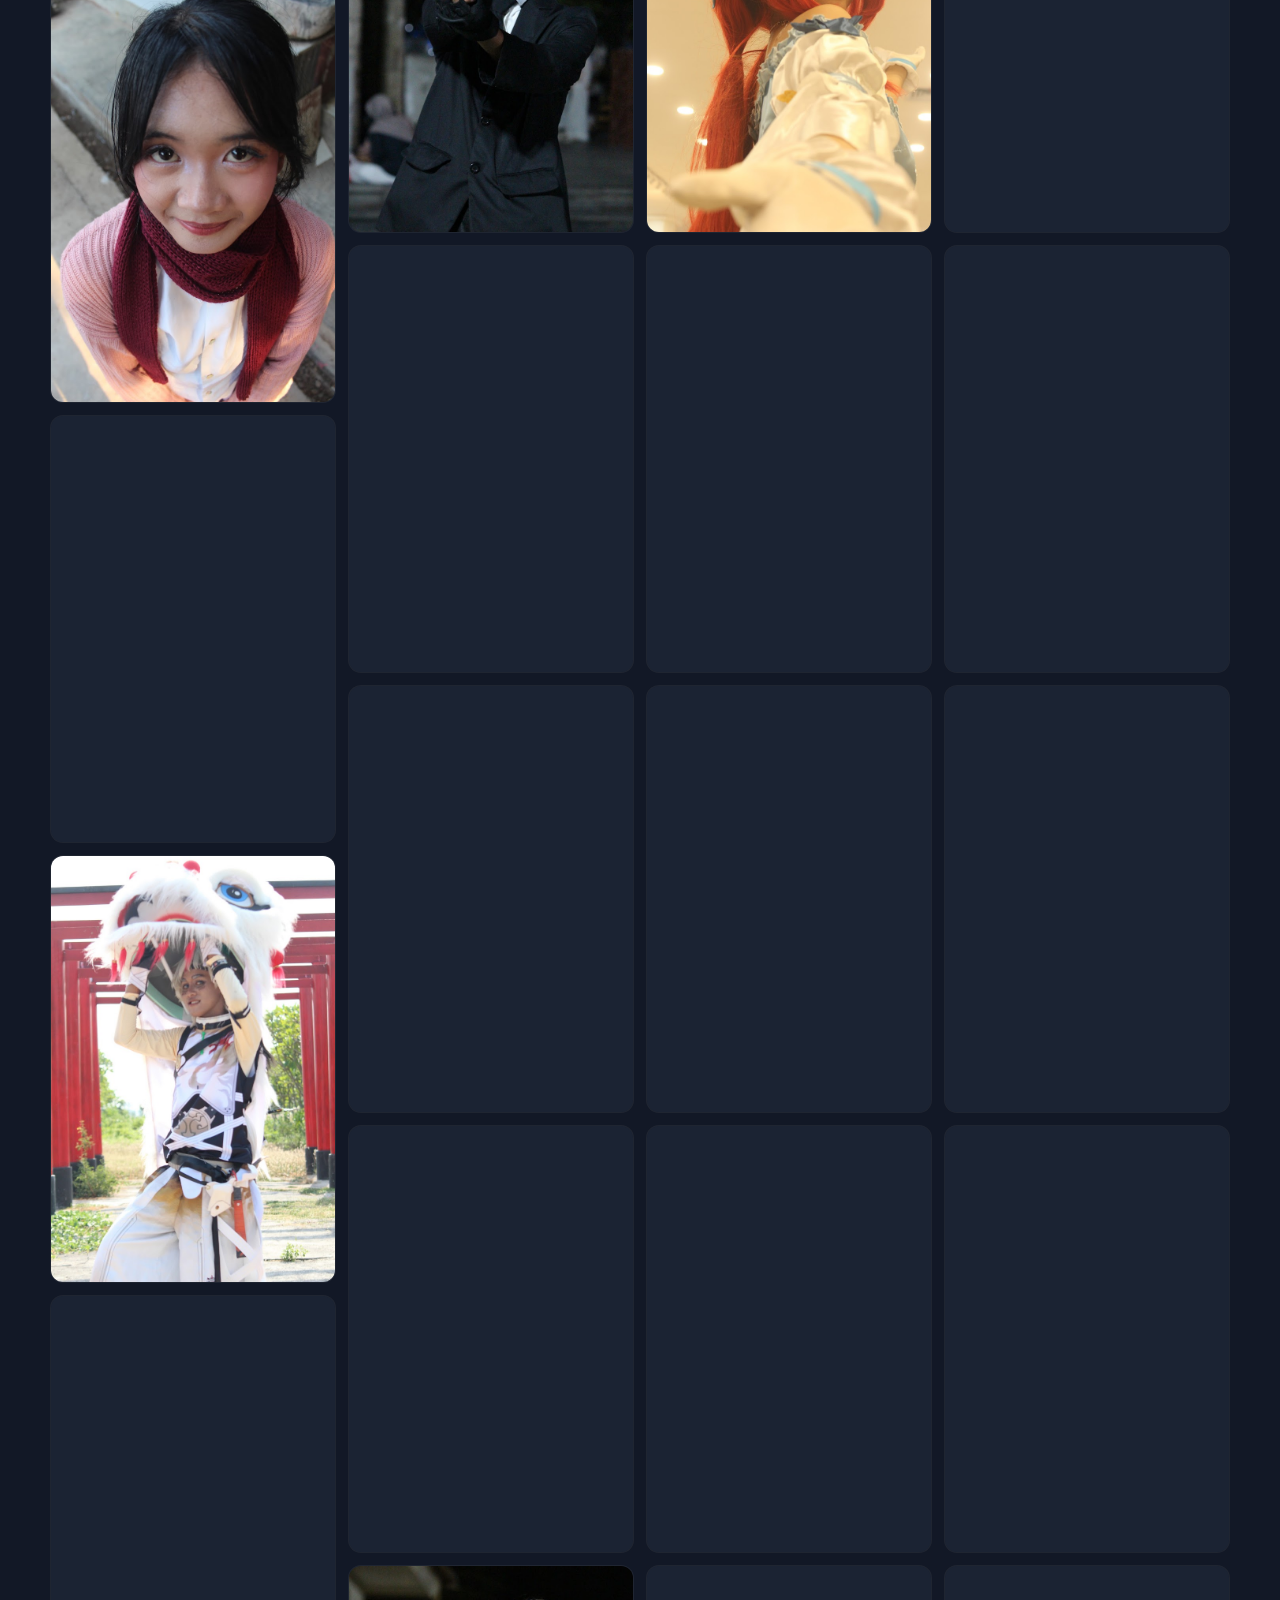
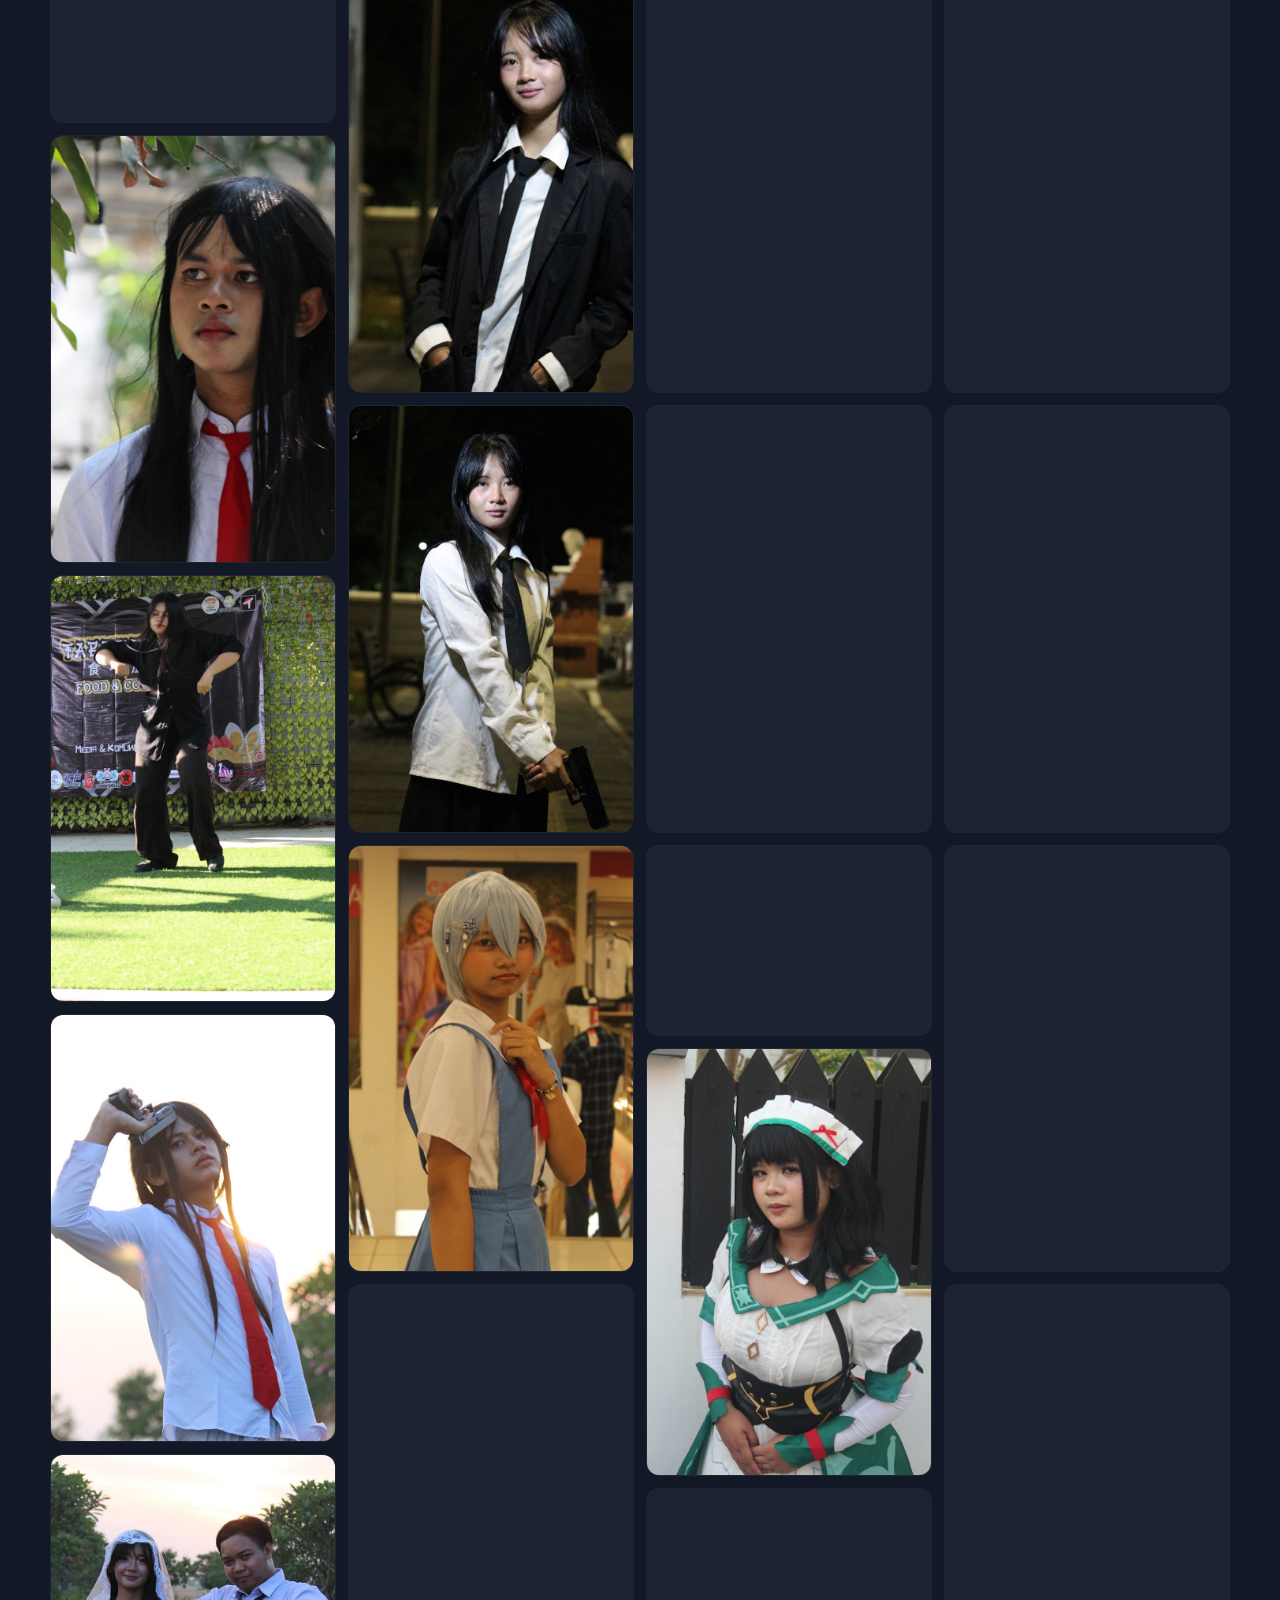
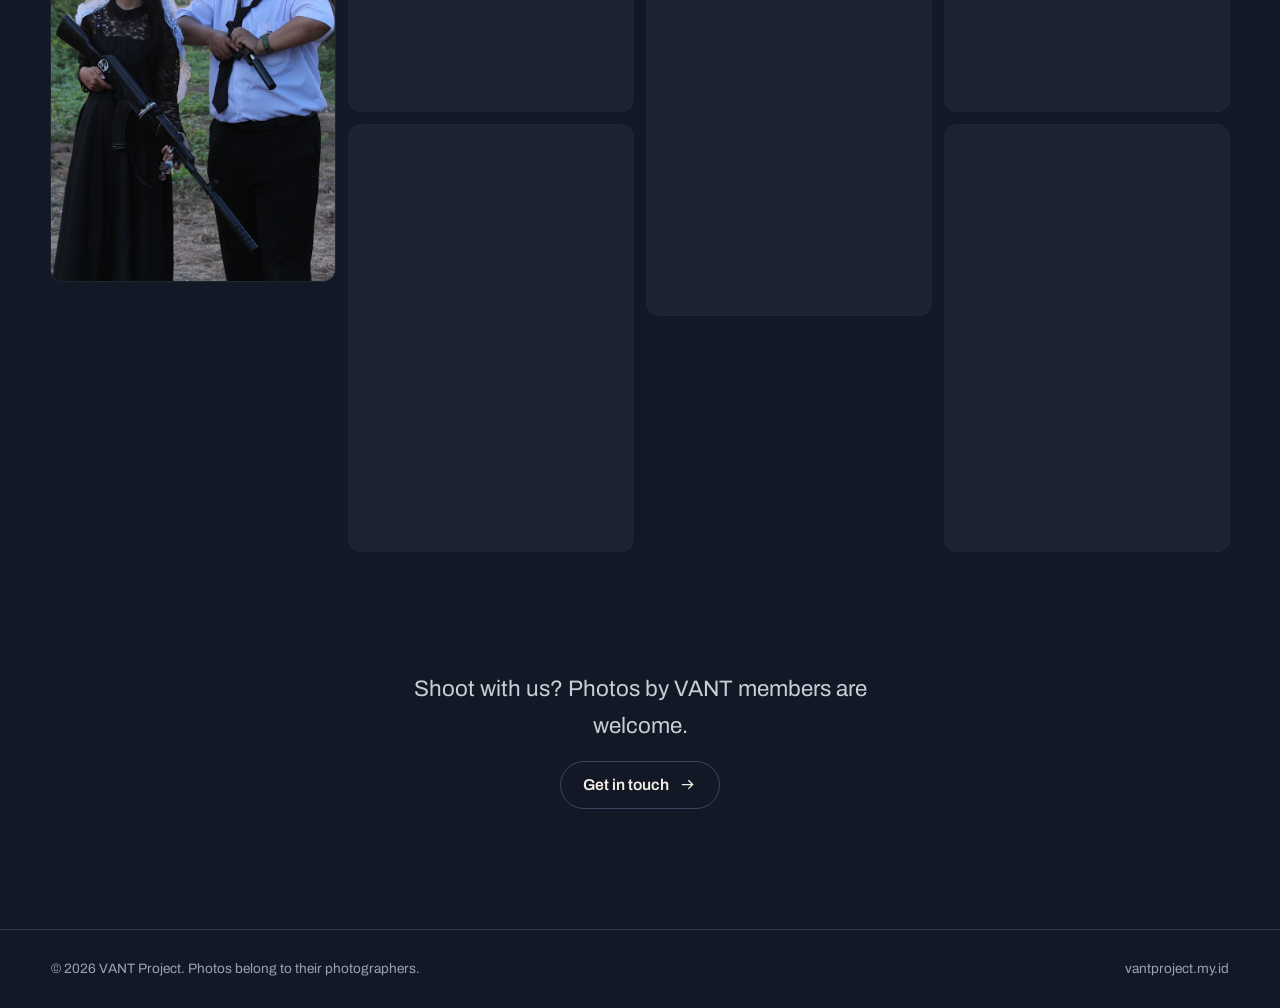
<file: photography.html>
<!DOCTYPE html>
<html lang="en">
<head>
    <meta charset="UTF-8">
    <meta name="viewport" content="width=device-width, initial-scale=1.0">
    <title>VANT Photography</title>
    <meta name="description" content="VANT Photography: photos by VANT and the people who have joined the project, from events, cosplay and the places in between.">
    <meta name="theme-color" content="#121826">
    <script>document.documentElement.classList.add('js');</script>
    <link rel="preconnect" href="https://fonts.googleapis.com">
    <link rel="preconnect" href="https://fonts.gstatic.com" crossorigin>
    <link href="https://fonts.googleapis.com/css2?family=Archivo:wdth,wght@62..125,300..900&family=JetBrains+Mono:wght@400;500&family=Noto+Sans+JP:wght@400;500;700&display=swap" rel="stylesheet">
    <link rel="stylesheet" href="styles.css">
    <link rel="stylesheet" href="photography.css">
</head>
<body class="photo-page">
    <a class="skip" href="#wall" data-i18n="skip">Skip to photos</a>


    <svg width="0" height="0" class="sprite" aria-hidden="true" focusable="false">
        <symbol id="i-back" viewBox="0 0 24 24"><path d="M20 12H5M11 6l-6 6 6 6" fill="none" stroke="currentColor" stroke-width="1.75"/></symbol>
        <symbol id="i-arrow" viewBox="0 0 24 24"><path d="M4 12h15M13 6l6 6-6 6" fill="none" stroke="currentColor" stroke-width="1.75"/></symbol>
        <symbol id="i-close" viewBox="0 0 24 24"><path d="M5 5l14 14M19 5L5 19" fill="none" stroke="currentColor" stroke-width="1.75"/></symbol>
        <symbol id="i-left" viewBox="0 0 24 24"><path d="M15 5l-7 7 7 7" fill="none" stroke="currentColor" stroke-width="1.75"/></symbol>
        <symbol id="i-right" viewBox="0 0 24 24"><path d="M9 5l7 7-7 7" fill="none" stroke="currentColor" stroke-width="1.75"/></symbol>
        <symbol id="i-camera" viewBox="0 0 24 24"><path d="M4 8h3l1.6-2.2h6.8L17 8h3v11H4z" fill="none" stroke="currentColor" stroke-width="1.6"/><circle cx="12" cy="13.2" r="3.4" fill="none" stroke="currentColor" stroke-width="1.6"/></symbol>
    </svg>

    <header class="bar" id="top">
        <a href="index.html" class="mark" aria-label="VANT Project home">VANT</a>
        <span class="bar__crumb" aria-hidden="true">/ <span data-i18n="title">VANT Photography</span></span>
        <a href="index.html#works" class="bar__back"><svg aria-hidden="true"><use href="#i-back"/></svg><span data-i18n="back">Back to VANT</span></a>
        <div class="cc" role="group" aria-label="Language">
            <span class="cc__badge" aria-hidden="true">CC</span>
            <button type="button" class="cc__btn" data-lang="en" aria-pressed="true">EN</button>
            <button type="button" class="cc__btn" data-lang="id" aria-pressed="false">ID</button>
        </div>
    </header>

    <main>
        <section class="ph-hero wrap" aria-labelledby="ph-title">
            <p class="ph-hero__jp" lang="ja" data-i18n="jp">写真 · シャシン</p>
            <h1 class="ph-hero__title" id="ph-title" data-i18n="title">VANT Photography</h1>
            <p class="ph-hero__lead" data-i18n="lead">Photos by VANT and the people who’ve joined us: events, cosplay, and the places in between.</p>
            <p class="ph-hero__stats mono" id="ph-stats"></p>
            <p class="ph-preview" id="ph-preview" data-i18n="preview">Layout preview. These frames are placeholders until the real photos are added.</p>
        </section>

        <nav class="ph-filters" aria-label="Events">
            <div class="ph-filters__track wrap" id="ph-filters" role="group"></div>
        </nav>

        <section class="wrap" aria-label="Photos">
            <ul class="wall" id="wall"></ul>
        </section>

        <section class="ph-join wrap">
            <p data-i18n="join">Shoot with us? Photos by VANT members are welcome.</p>
            <a class="btn btn--ghost" href="index.html#contact"><span data-i18n="join-cta">Get in touch</span><svg aria-hidden="true"><use href="#i-arrow"/></svg></a>
        </section>
    </main>

    <footer class="foot">
        <p data-i18n="footer">© 2026 VANT Project. Photos belong to their photographers.</p>
        <p>vantproject.my.id</p>
    </footer>

    <dialog class="lightbox" id="lightbox" aria-labelledby="lb-title">
        <div class="lightbox__stage" id="lb-stage"></div>
        <aside class="lightbox__info">
            <p class="lightbox__count mono" id="lb-count"></p>
            <h2 class="lightbox__title" id="lb-title"></h2>
            <p class="lightbox__caption" id="lb-caption"></p>
            <dl class="lightbox__meta" id="lb-meta"></dl>
            <div class="lightbox__camera" id="lb-camera"></div>
        </aside>
        <div class="lightbox__ctrls">
            <button type="button" id="lb-prev"><svg aria-hidden="true"><use href="#i-left"/></svg><span class="sr" data-i18n="prev">Previous photo</span></button>
            <button type="button" id="lb-next"><svg aria-hidden="true"><use href="#i-right"/></svg><span class="sr" data-i18n="next">Next photo</span></button>
            <button type="button" id="lb-close" autofocus><svg aria-hidden="true"><use href="#i-close"/></svg><span class="sr" data-i18n="close">Close</span></button>
        </div>
    </dialog>

    <script type="module" src="photography.js"></script>
</body>
</html>
</file>
<file: styles.css>
/* VANT — Ink & Vermilion. Flat colour, no gradients or glows. */

:root {
    --bg: #121826;      /* ink navy */
    --bg-2: #1b2333;    /* surface */
    --bg-3: #242e42;    /* raised surface */
    --fg: #f3eee6;      /* warm paper */
    --fg-2: #c9cdd5;
    --fg-3: #9aa3b2;    /* muted */
    --rule: #2a3447;
    --rule-2: #3a4660;
    --accent: #FF5A36;     /* vermilion, the one accent */
    --accent-ink: #121826;
    --support: #4FB89A;    /* jade, for status and secondary marks */

    --f-text: "Archivo", system-ui, -apple-system, "Segoe UI", sans-serif;
    --f-jp: "Noto Sans JP", "Hiragino Sans", "Yu Gothic", sans-serif;
    --f-mono: "JetBrains Mono", ui-monospace, "Cascadia Mono", monospace;

    --bar-h: 64px;
    --tl-h: 0px;
    --gutter: clamp(16px, 4vw, 56px);
    --max: 1280px;
    --ease: cubic-bezier(.16, 1, .3, 1);
    --ease-io: cubic-bezier(.65, 0, .35, 1);

    color-scheme: dark;
}

*, *::before, *::after { box-sizing: border-box; }
html { scroll-padding-top: var(--bar-h); }
body {
    margin: 0;
    background: var(--bg);
    color: var(--fg);
    font: 400 1.0625rem/1.65 var(--f-text);
    font-stretch: 100%;
    -webkit-font-smoothing: antialiased;
}
img { display: block; max-width: 100%; height: auto; }
a { color: inherit; }
button { font: inherit; color: inherit; }
svg { width: 1.1em; height: 1.1em; flex: none; }
.sprite { position: absolute; }
.mono { font-family: var(--f-mono); font-variant-numeric: tabular-nums; letter-spacing: 0; }

::selection { background: var(--accent); color: var(--bg); }
:focus-visible { outline: 2px solid var(--fg); outline-offset: 4px; }
html { scrollbar-color: var(--rule-2) var(--bg); }
::-webkit-scrollbar { width: 10px; height: 10px; }
::-webkit-scrollbar-track { background: var(--bg); }
::-webkit-scrollbar-thumb { background: var(--rule-2); border: 3px solid var(--bg); border-radius: 10px; }

.sr { position: absolute; width: 1px; height: 1px; overflow: hidden; clip: rect(0 0 0 0); white-space: nowrap; }
.skip {
    position: fixed; left: 12px; top: 12px; z-index: 200;
    background: var(--fg); color: var(--bg); padding: 10px 16px; font-weight: 600; text-decoration: none;
    transform: translateY(-160%);
}
.skip:focus { transform: none; }

.wrap { max-width: calc(var(--max) + 2 * var(--gutter)); margin: 0 auto; padding: 0 var(--gutter); }

body { background: var(--bg); }
/* Layout grid: fine hairlines every 64px, one static SVG tile on a fixed layer */
body::before {
    content: ""; position: fixed; inset: 0; z-index: -1; pointer-events: none;
    background-image: url("data:image/svg+xml,%3Csvg xmlns='http://www.w3.org/2000/svg' width='64' height='64'%3E%3Cpath d='M64 0H0V64' fill='none' stroke='%23f3eee6' stroke-width='1'/%3E%3C/svg%3E");
    background-size: 64px 64px;
    background-position: center top;
    opacity: .07;
}
main, .foot { position: relative; }

/* ---------- Intro: 7-second kinetic title sequence ---------- */

.intro { display: none; }
.js .intro {
    position: fixed; inset: 0; z-index: 150;
    display: grid; place-items: center; overflow: hidden;
    background: #0e1320;
    pointer-events: auto;
}
.intro__bg { position: absolute; inset: 0; width: 100%; height: 100%; }
.intro__stage { position: relative; width: 100%; height: 100%; }
.sc { position: absolute; inset: 0; display: grid; place-items: center; opacity: 0; }
.sc p { margin: 0; }

/* A: 語 and the VANT punch */
.kanji {
    position: absolute; left: 50%; top: 50%; translate: -50% -50%;
    font: 700 min(62vh, 78vw)/1 var(--f-jp);
    color: transparent; -webkit-text-stroke: 2px var(--accent);
    opacity: 0; pointer-events: none;
}
.vant { position: relative; display: flex; gap: .02em; font: 800 clamp(4rem, 15vw, 11rem)/1 var(--f-text); font-stretch: 125%; letter-spacing: .02em; }
.L { position: relative; display: block; overflow: hidden; padding: .04em .02em 0; }
.L i { position: absolute; inset: 0; background: var(--c); transform: scaleY(0); }
.L em { position: relative; display: block; font-style: normal; transform: translateY(105%); }
.sc-a__sub {
    position: absolute; top: calc(50% + clamp(3.4rem, 10vw, 7.4rem));
    font: 600 clamp(.8rem, 1.3vw, 1rem)/1 var(--f-text); letter-spacing: .24em; color: var(--fg-2); opacity: 0;
}
.sc-a { place-items: center; }

/* B: kinetic sentence with a word slot */
.sc-b { align-content: center; justify-items: start; padding: 0 max(var(--gutter), 8vw); grid-template-rows: auto auto auto; gap: .2em; }
.sc-b__learn { font: 800 clamp(2.6rem, 8vw, 7rem)/.95 var(--f-text); font-stretch: 112%; letter-spacing: -.03em; clip-path: inset(0 100% 0 0); }
.sc-b__through { font: 500 clamp(1.1rem, 2.4vw, 2rem)/1.2 var(--f-text); color: var(--fg-2); opacity: 0; padding-left: .2em; }
.sc-b__slot { position: relative; height: 1.05em; overflow: hidden; font: 800 clamp(3.4rem, 13vw, 11rem)/1.05 var(--f-text); font-stretch: 125%; letter-spacing: .01em; width: 100%; }
.sc-b__slot span { position: absolute; left: 0; top: 0; color: var(--c); transform: translateY(110%); }
.sc-b__tate {
    position: absolute; right: max(var(--gutter), 6vw); top: 50%; translate: 0 -50%;
    writing-mode: vertical-rl; font: 700 clamp(1rem, 2vw, 1.5rem)/1.6 var(--f-jp); letter-spacing: .3em; color: var(--accent);
    clip-path: inset(0 0 100% 0);
}

/* C: slanted manga panels */
.sc-c { display: grid; grid-template-columns: repeat(3, 1fr); gap: 14px; padding: 9vh max(var(--gutter), 3vw); transform: skewX(-8deg); place-items: stretch; }
.panel {
    position: relative; overflow: hidden;
    display: flex; flex-direction: column; justify-content: flex-end; gap: 8px;
    padding: clamp(18px, 3vw, 36px);
    background: var(--bg-2);
    border: 2px solid color-mix(in srgb, var(--c) 70%, transparent);
    transform: translateY(-110%);
}
.panel > * { transform: skewX(8deg); transform-origin: left bottom; }
.panel b { font: 800 clamp(1.4rem, 2.5vw, 2.4rem)/1 var(--f-text); white-space: nowrap; font-stretch: 125%; color: transparent; -webkit-text-stroke: 1.5px var(--c); }
.panel__jp {
    position: absolute; top: clamp(16px, 3vw, 32px); right: clamp(14px, 2.4vw, 28px);
    writing-mode: vertical-rl; font: 700 clamp(2rem, 5vw, 4.4rem)/1 var(--f-jp); font-style: normal; letter-spacing: .06em;
    color: color-mix(in srgb, var(--c) 32%, transparent);
}
.panel span { font-size: clamp(.9rem, 1.4vw, 1.15rem); color: var(--fg); opacity: 0; }

/* D: lockup */
.sc-d { align-content: center; justify-items: center; gap: 18px; }
.lock { font: 800 clamp(3rem, 10vw, 7.5rem)/.9 var(--f-text); font-stretch: 125%; opacity: 0; }
.lock__rule { width: min(420px, 60vw); height: 3px; border-radius: 3px; background: var(--accent); transform: scaleX(0); }
.lock__tag { font-size: clamp(1rem, 1.8vw, 1.4rem); color: var(--fg-2); opacity: 0; }

.intro__progress { position: absolute; left: 50%; bottom: 36px; width: min(200px, 40vw); height: 2px; translate: -50% 0; background: rgba(242, 241, 238, .14); border-radius: 2px; overflow: hidden; }
.intro__progress i { display: block; height: 100%; background: var(--fg); transform-origin: left; transform: scaleX(0); }
.intro__skip {
    position: absolute; right: var(--gutter); bottom: 24px;
    background: var(--bg-2); border: 1px solid var(--rule-2); border-radius: 999px;
    padding: 8px 16px; font-size: .85rem; color: var(--fg-2); cursor: pointer;
    transition: color .25s, border-color .25s;
}
.intro__skip:hover { color: var(--fg); border-color: var(--fg); }
.intro.is-done { display: none; }

@media (max-width: 899px) {
    .sc-c { grid-template-columns: 1fr; grid-template-rows: repeat(3, 1fr); gap: 10px; padding: 12vh 8vw 16vh; transform: skewY(-6deg); }
    .panel > * { transform: skewY(6deg); }
    .panel__jp { font-size: clamp(1.4rem, 7vw, 2.2rem); }
    .sc-b__tate { writing-mode: horizontal-tb; top: 22%; left: 6vw; right: auto; translate: 0 0; letter-spacing: .2em; font-size: 1rem; }
    .sc-b { padding: 0 6vw; }
    .sc-b__learn { font-size: 10.5vw; white-space: nowrap; }
    .sc-b__slot { font-size: 16vw; }
    .intro__progress { bottom: 84px; }
    .intro__skip { left: 50%; right: auto; translate: -50% 0; }
}

/* ---------- Top bar ---------- */

.bar {
    position: fixed; inset: 0 0 auto; z-index: 60;
    height: var(--bar-h);
    display: flex; align-items: center; gap: 28px;
    padding: 0 var(--gutter);
    background: var(--bg);
    border-bottom: 1px solid transparent;
    transition: border-color .3s;
}
.bar.is-scrolled { border-bottom-color: var(--rule); }
.mark {
    font: 800 1.35rem/1 var(--f-text); font-stretch: 125%; letter-spacing: .06em;
    text-decoration: none;
}
.chapters { display: flex; gap: 6px; margin-left: auto; }
.chapters a {
    position: relative;
    display: inline-flex; align-items: baseline; gap: 8px;
    padding: 8px 12px; border-radius: 999px;
    font-size: .9rem; color: var(--fg-2); text-decoration: none;
    transition: color .25s, background-color .25s;
}
.chapters__tc { font: 500 .72rem var(--f-mono); color: var(--fg-3); transition: color .25s; }
.chapters a:hover { color: var(--fg); background: var(--bg-3); }
.chapters a[aria-current="true"] { color: var(--bg); background: var(--accent); }
.chapters a[aria-current="true"] .chapters__tc { color: var(--bg); }

.cc { display: flex; align-items: center; gap: 2px; border: 1px solid var(--rule-2); border-radius: 999px; padding: 3px; }
.cc__badge {
    font: 700 .62rem/1 var(--f-text); letter-spacing: .04em;
    border: 1.5px solid var(--fg-2); color: var(--fg-2); border-radius: 3px; padding: 2px 3px; margin: 0 6px 0 7px;
}
.cc__btn {
    border: 0; background: none; cursor: pointer; border-radius: 999px;
    padding: 4px 10px; font-size: .78rem; font-weight: 600; color: var(--fg-2);
    transition: background-color .25s, color .25s;
}
.cc__btn:hover { color: var(--fg); }
.cc__btn[aria-pressed="true"] { background: var(--fg); color: var(--bg); }

/* ---------- Buttons & links ---------- */

.btn {
    position: relative; isolation: isolate; overflow: hidden;
    display: inline-flex; align-items: center; justify-content: center; gap: 10px;
    min-height: 48px; padding: 0 22px; border-radius: 999px;
    font-weight: 600; font-size: .98rem; text-decoration: none;
    border: 1px solid var(--fg);
    transition: color .45s var(--ease), transform .3s var(--ease);
}
.btn::before {
    content: ""; position: absolute; inset: 0; z-index: -1;
    transform: scaleX(0); transform-origin: right;
    transition: transform .5s var(--ease);
}
.btn:hover::before { transform: scaleX(1); transform-origin: left; }
.btn:active { transform: scale(.97); }
.btn svg { transition: transform .4s var(--ease); }
.btn:hover svg { transform: translateX(3px); }
.btn--solid { background: var(--accent); color: var(--accent-ink); border-color: var(--accent); }
.btn--solid::before { background: var(--fg); }
.btn--solid:hover { color: var(--bg); border-color: var(--fg); }
.btn--ghost { background: transparent; color: var(--fg); border-color: var(--rule-2); }
.btn--ghost::before { background: var(--accent); }
.btn--ghost:hover { color: var(--bg); border-color: var(--accent); }
.btn--lg { min-height: 56px; padding: 0 28px; font-size: 1.05rem; }

.tlink {
    display: inline-flex; align-items: center; gap: 8px;
    font-weight: 500;
    text-decoration: underline; text-decoration-thickness: 2px; text-underline-offset: 6px;
    text-decoration-color: transparent;
    transition: text-decoration-color .3s, color .25s;
}
.tlink:hover { text-decoration-color: var(--accent); color: var(--accent); }

/* ---------- Subtitles ---------- */

.sub { margin: 0; display: grid; justify-items: center; gap: 10px; text-align: center; }
.sub__jp { font: 400 .95rem/1.5 var(--f-jp); color: var(--accent); letter-spacing: .03em; }
.sub__tl { font-weight: 500; color: var(--fg); text-shadow: 0 2px 14px rgba(0, 0, 0, .7); text-wrap: balance; }
.sub__vis { white-space: pre-wrap; }
.sub__vis { display: inline-block; }
.sub__vis.is-entering { animation: sub-in .42s var(--ease) both; }
@keyframes sub-in { from { opacity: 0; transform: translateY(6px); } to { opacity: 1; transform: none; } }

/* ---------- Stage (first viewport) ---------- */

.stage {
    position: relative;
    min-height: 100svh;
    display: grid; align-items: center;
    padding: calc(var(--bar-h) + clamp(32px, 6vh, 72px)) 0 clamp(72px, 10vh, 112px);
}
.stage__grid { display: grid; grid-template-columns: minmax(0, 1.25fr) minmax(0, 1fr); gap: clamp(32px, 6vw, 96px); align-items: center; }
.stage__intro { display: grid; gap: 22px; justify-items: start; }
.stage__jp { margin: 0; font: 500 1rem/1.4 var(--f-jp); color: var(--accent); letter-spacing: .03em; }
.stage__title {
    margin: 0; max-width: 17ch;
    font: 700 clamp(2.4rem, 4.6vw, 4.1rem)/1.04 var(--f-text); font-stretch: 112%; letter-spacing: -.025em;
    text-wrap: balance;
}
.stage__lead { margin: 4px 0 0; max-width: 46ch; font-size: clamp(1.1rem, 1.5vw, 1.3rem); line-height: 1.55; color: var(--fg); }
.stage__body { margin: 0; max-width: 52ch; color: var(--fg-2); }
.stage__actions { display: flex; flex-wrap: wrap; gap: 12px; margin-top: 10px; }

/* opening choreography: lines settle in once the intro clears */
.js .stage__intro > *, .js .index { opacity: 0; transform: translateY(18px); }
.is-ready .stage__intro > *, .is-ready .index { opacity: 1; transform: none; transition: opacity .9s var(--ease), transform 1s var(--ease); }
.is-ready .stage__intro > :nth-child(2) { transition-delay: .08s; }
.is-ready .stage__intro > :nth-child(3) { transition-delay: .16s; }
.is-ready .stage__intro > :nth-child(4) { transition-delay: .22s; }
.is-ready .stage__intro > :nth-child(5) { transition-delay: .28s; }
.is-ready .index { transition-delay: .34s; }

/* project index: the opening's map of the works */
.index {
    background: var(--bg-2);
    border: 1px solid rgba(242, 241, 238, .1);
    border-radius: 16px;
    padding: 22px 8px 8px;
}
.index__title { margin: 0 16px 10px; font-size: .9rem; font-weight: 600; color: var(--fg-2); }
.index__list { list-style: none; margin: 0; padding: 0; }
.index__list a {
    position: relative; isolation: isolate;
    display: grid; grid-template-columns: 1fr auto; grid-template-areas: "name status" "what go";
    gap: 2px 16px; align-items: baseline;
    padding: 16px; border-radius: 10px; text-decoration: none;
    transition: background-color .3s, transform .4s var(--ease);
}
.index__list li + li a { border-top: 1px solid rgba(242, 241, 238, .08); }
.index__list a:hover, .index__list a:focus-visible { background: rgba(242, 241, 238, .06); border-top-color: transparent; }
.index__list a:hover + a, .index__list li:hover + li a { border-top-color: transparent; }
.index__name { grid-area: name; font: 800 1.35rem/1.15 var(--f-text); font-stretch: 125%; letter-spacing: .02em; }
.index__what { grid-area: what; color: var(--fg-2); font-size: .95rem; }
.index__status { grid-area: status; font-size: .78rem; color: var(--accent); font-weight: 600; }
.index__go { grid-area: go; justify-self: end; width: 18px; height: 18px; color: var(--fg-3); transition: transform .4s var(--ease), color .3s; }
.index__list a:hover .index__go { transform: translateX(4px); color: var(--accent); }
.index__soon .index__status { color: var(--support); }
.index__open .index__name { font-stretch: 100%; font-weight: 600; font-size: 1.1rem; letter-spacing: 0; color: var(--fg-2); }

.stage__cue {
    position: absolute; left: 50%; bottom: 22px; transform: translateX(-50%);
    width: 26px; height: 42px; border: 1.5px solid var(--rule-2); border-radius: 999px;
    display: grid; justify-items: center; padding-top: 8px;
}
.stage__cue span { width: 3px; height: 8px; border-radius: 3px; background: var(--accent); animation: cue 2s var(--ease-io) infinite; }
@keyframes cue { 0% { transform: translateY(0); opacity: 1; } 70% { transform: translateY(12px); opacity: 0; } 100% { opacity: 0; } }

/* ---------- Pinned chapters ---------- */

.chapter { position: relative; }
.pin { position: relative; }
.pin__stage {
    position: sticky; top: 0; height: 100svh;
    display: grid; place-items: center;
    padding: var(--bar-h) var(--gutter) var(--tl-h);
    overflow: hidden;
}

.pin--subs { height: 340svh; }
.lines { display: grid; width: min(1000px, 100%); }
.lines .sub { grid-area: 1 / 1; align-content: center; }
.sub--big .sub__tl { font-size: clamp(1.7rem, 4.2vw, 3.4rem); line-height: 1.18; letter-spacing: -.01em; }
.sub--big .sub__jp { font-size: clamp(.95rem, 1.3vw, 1.1rem); }
.js .lines .sub { opacity: 0; transform: translateY(18px); filter: blur(8px); transition: opacity .7s var(--ease), transform .9s var(--ease), filter .7s var(--ease); }
.js .lines .sub.is-active { opacity: 1; transform: none; filter: none; }
.js .lines .sub.is-past { opacity: 0; transform: translateY(-18px); filter: blur(8px); }
.pin__progress { position: absolute; bottom: calc(var(--tl-h) + 28px); left: 50%; transform: translateX(-50%); display: flex; gap: 8px; }
.pin__progress i { width: 36px; height: 2px; background: var(--rule-2); transition: background-color .4s; }
.pin__progress i.is-on { background: var(--accent); }

/* values */
.values { padding-top: clamp(40px, 8vw, 96px); padding-bottom: clamp(48px, 6vw, 72px); }
.values__title { margin: 0 0 28px; font-size: clamp(1.4rem, 2.4vw, 2rem); font-weight: 600; letter-spacing: -.01em; }
.values__list { list-style: none; margin: 0; padding: 0; border-top: 1px solid rgba(242,241,238,.12); }
.values__list li {
    display: grid; grid-template-columns: minmax(180px, .7fr) 2fr; gap: 24px; align-items: baseline;
    padding: 22px 0; border-bottom: 1px solid rgba(242,241,238,.12);
    transition: background-color .3s;
}
.values__list strong::before { content: ""; display: inline-block; width: 8px; height: 8px; border-radius: 50%; background: var(--accent); margin-right: 14px; vertical-align: .18em; }
.values__list strong { font-size: clamp(1.2rem, 1.8vw, 1.5rem); font-weight: 600; font-stretch: 112%; }
.values__list span:last-child { color: var(--fg-2); }

/* converge */
.pin--converge { height: 260svh; --p: 0; }
.pin--converge .pin__stage { align-content: center; gap: clamp(24px, 5vh, 56px); }
.converge__title {
    margin: 0; text-align: center;
    font: 700 clamp(2rem, 5vw, 4rem)/1.05 var(--f-text); font-stretch: 112%; letter-spacing: -.02em;
}
.converge { display: grid; grid-template-columns: 1fr auto 1fr; align-items: center; gap: clamp(16px, 3vw, 40px); width: min(1180px, 100%); }
.shot { display: grid; gap: 20px; }
.shot__img { aspect-ratio: 16 / 10; overflow: hidden; border-radius: 4px; background: #000; display: grid; place-items: center; }
.shot__img img { width: 100%; height: 100%; object-fit: cover; object-position: 50% 30%; filter: grayscale(1) contrast(1.05); transition: filter 1s var(--ease); }
.shot__img--logo { border: 1px solid var(--rule); }
.shot__img--logo img { width: auto; height: 46%; object-fit: contain; }
.shot__text h3 { margin: 0; font: 800 clamp(1.6rem, 2.6vw, 2.2rem)/1 var(--f-text); font-stretch: 125%; letter-spacing: .03em; }
.shot__motto { margin: 10px 0 8px; font-size: 1.15rem; font-weight: 600; }
.shot__text p:last-child { margin: 0; color: var(--fg-2); max-width: 46ch; }
.converge__x { font: 300 clamp(2.5rem, 5vw, 4.5rem)/1 var(--f-text); color: var(--accent); }
.js .pin--converge .shot--l { transform: translateX(calc((1 - var(--p)) * -30vw)); opacity: calc(.3 + var(--p) * .7); }
.js .pin--converge .shot--r { transform: translateX(calc((1 - var(--p)) * 30vw)); opacity: calc(.3 + var(--p) * .7); }
.js .pin--converge .converge__x { opacity: var(--p); transform: scale(calc(.4 + var(--p) * .6)) rotate(calc((1 - var(--p)) * 90deg)); }
.pin--converge.is-met .shot__img img { filter: none; }

/* ---------- Works ---------- */

.works { padding: clamp(80px, 12vw, 150px) 0 clamp(64px, 10vw, 120px); }
.works__head { display: grid; gap: 14px; margin-bottom: clamp(48px, 8vw, 96px); }
.works__head h2 { margin: 0; font: 700 clamp(2.2rem, 4.6vw, 3.8rem)/1 var(--f-text); font-stretch: 112%; letter-spacing: -.02em; }
.works__head p { margin: 0; color: var(--fg-2); max-width: 52ch; font-size: 1.1rem; }

.work {
    display: grid; grid-template-columns: minmax(0, 1.35fr) minmax(0, 1fr);
    gap: clamp(28px, 5vw, 72px); align-items: center;
    margin-bottom: clamp(80px, 12vw, 160px);
}
.work--flip .work__media { order: 2; }
.work__media { display: grid; gap: 12px; }
.work__frame {
    position: relative; display: block; width: 100%; padding: 0; border: 0; cursor: zoom-in;
    aspect-ratio: 16 / 10; overflow: hidden; border-radius: 14px; background: #000;
    box-shadow: 0 30px 80px -30px rgba(0, 0, 0, .8), 0 0 0 1px rgba(242, 241, 238, .08);
}
.work__frame img { width: 100%; height: 100%; object-fit: cover; object-position: top center; transform: scale(1.06); transition: transform 1.2s var(--ease); }
.reveal--frame.is-in .work__frame img { transform: scale(1); }
.work__frame:hover img { transform: scale(1.03); }
.work__open {
    position: absolute; right: 12px; bottom: 12px;
    display: inline-flex; align-items: center; gap: 8px;
    padding: 8px 14px; border-radius: 999px;
    background: rgba(18, 24, 38, .9); color: var(--fg); font-size: .85rem; font-weight: 500;
    transition: background-color .3s, color .3s;
}
.work__frame:hover .work__open { background: var(--accent); color: var(--bg); }
.work__thumbs { display: flex; gap: 10px; }
.work__thumbs button {
    flex: 1 1 0; max-width: 140px; aspect-ratio: 16 / 10; padding: 0; cursor: zoom-in; overflow: hidden;
    border: 0; border-radius: 8px; background: #000; opacity: .7;
    box-shadow: 0 0 0 1px rgba(242, 241, 238, .1);
    transition: opacity .3s, box-shadow .3s, transform .4s var(--ease);
}
.work__thumbs button:hover { opacity: 1; transform: translateY(-3px); box-shadow: 0 0 0 2px var(--accent); }
.work__thumbs img { width: 100%; height: 100%; object-fit: cover; object-position: top; }

.work__info { display: grid; gap: 14px; justify-items: start; }
.work__meta { margin: 0; display: flex; align-items: center; gap: 12px; color: var(--fg-2); font-size: .9rem; }
.work h3 { margin: 0; font: 800 clamp(2.4rem, 4.4vw, 3.6rem)/1 var(--f-text); font-stretch: 125%; letter-spacing: .02em; }
.work__desc { margin: 0; color: var(--fg-2); max-width: 52ch; }
.work__stack { margin: 0; font-size: .9rem; color: var(--fg-2); }
.work__stack span { color: var(--fg-3); margin-right: 6px; }
.work__links { display: flex; flex-wrap: wrap; align-items: center; gap: 12px 24px; margin-top: 8px; }

.work-next {
    display: grid; justify-items: center; text-align: center; gap: 18px;
    padding: clamp(40px, 6vw, 72px) var(--gutter);
    border-radius: 18px;
    background: var(--bg-2);
    border: 1px dashed rgba(242, 241, 238, .18);
}
.work-next p { margin: 0; color: var(--fg-2); max-width: 46ch; }
.sub--end { margin: 0; }
.sub--end .sub__tl { font-size: clamp(1.8rem, 3.4vw, 3rem); font-weight: 700; letter-spacing: -.02em; line-height: 1.1; }

/* image reveal: the frame opens like a shutter */
.js .reveal--frame { opacity: 1; transform: none; clip-path: inset(12% 6% 12% 6% round 14px); transition: clip-path 1.2s var(--ease); }
.js .reveal--frame.is-in { clip-path: inset(0 0 0 0 round 0); }

.status {
    display: inline-flex; align-items: center; gap: 7px;
    padding: 3px 10px; border-radius: 999px;
    font: 600 .74rem/1.4 var(--f-text); letter-spacing: .02em;
    border: 1px solid var(--rule-2); color: var(--fg);
}
.status::before { content: ""; width: 6px; height: 6px; border-radius: 50%; background: currentColor; }
.status--live { background: transparent; color: var(--support); border-color: var(--support); }
.status--wip::before { background: transparent; border: 1.5px solid currentColor; }

/* "Created by" credit on each project */
.work__credit { margin: 0; font-size: .9rem; color: var(--fg-2); }
.work__credit span { color: var(--fg-3); margin-right: 6px; }
.work__credit b { font-weight: 600; color: var(--fg); }

/* ---------- Contact ---------- */

.contact { min-height: 88svh; display: grid; align-items: center; padding: clamp(80px, 12vw, 140px) 0; }
.contact__inner { display: grid; justify-items: center; text-align: center; gap: 28px; }
.sub--contact { font-size: inherit; }
.sub--contact .sub__tl { font-size: clamp(2.2rem, 6vw, 5rem); line-height: 1.05; font-weight: 700; letter-spacing: -.025em; }
.contact__body { margin: 0; color: var(--fg-2); max-width: 48ch; font-size: 1.1rem; }
.contact__actions { display: flex; gap: 12px; flex-wrap: wrap; justify-content: center; }
.contact__mail { color: var(--fg-2); font-size: .95rem; text-decoration: none; }
.contact__mail:hover { color: var(--fg); }

.foot {
    border-top: 1px solid var(--rule);
    padding: 28px var(--gutter);
    display: flex; flex-wrap: wrap; gap: 8px 28px; align-items: center; justify-content: space-between;
    font-size: .85rem; color: var(--fg-3);
}
.foot p { margin: 0; }
.foot__end { color: var(--fg-2); }

/* ---------- Reveals ---------- */

.js .reveal { opacity: 0; transform: translateY(22px); transition: opacity .9s var(--ease), transform 1s var(--ease); }
.js .reveal.is-in { opacity: 1; transform: none; }
.values__list li:nth-child(2) { transition-delay: .06s; }
.values__list li:nth-child(3) { transition-delay: .12s; }
.values__list li:nth-child(4) { transition-delay: .18s; }

/* ---------- Viewer ---------- */

.viewer {
    width: min(1200px, calc(100vw - 32px)); max-height: calc(100vh - 32px);
    padding: 0; border: 1px solid var(--rule-2); border-radius: 6px; background: var(--bg-2); color: var(--fg);
}
.viewer::backdrop { background: rgba(0, 0, 0, .86); }
.viewer[open] { animation: pop .45s var(--ease); }
@keyframes pop { from { opacity: 0; transform: translateY(14px) scale(.98); } }
.viewer__frame { display: flex; flex-direction: column; max-height: calc(100vh - 36px); }
.viewer__frame img { min-height: 0; flex: 1 1 auto; width: 100%; object-fit: contain; background: #000; max-height: calc(100vh - 110px); }
.viewer__bar { display: flex; align-items: center; gap: 16px; padding: 10px 10px 10px 18px; border-top: 1px solid var(--rule); }
.viewer__bar p { margin: 0; font-size: .85rem; color: var(--fg-2); }
.viewer__ctrls { margin-left: auto; display: flex; gap: 6px; }
.viewer__ctrls button {
    width: 42px; height: 42px; display: grid; place-items: center; cursor: pointer;
    border: 1px solid var(--rule-2); border-radius: 50%; background: transparent;
    transition: background-color .2s, color .2s;
}
.viewer__ctrls button:hover { background: var(--fg); color: var(--bg); }
.viewer__ctrls svg { width: 20px; height: 20px; }

/* ---------- Static mode: phones and reduced motion ---------- */

.no-pin .pin--subs, .no-pin .pin--converge { height: auto; }
.no-pin .pin__stage { position: relative; height: auto; min-height: 0; padding: clamp(96px, 16vw, 140px) var(--gutter) 40px; overflow: visible; }
.no-pin .lines { gap: 56px; }
.no-pin .lines .sub { grid-area: auto; }
.no-pin.js .lines .sub { opacity: 1; transform: none; filter: none; }
.no-pin .pin__progress { display: none; }
.no-pin.js .pin--converge .shot--l, .no-pin.js .pin--converge .shot--r { transform: none; opacity: 1; }
.no-pin.js .pin--converge .converge__x { opacity: 1; transform: none; }

/* chapter links stay in the markup (the dial and the phone menu read them) but are not shown in the bar */
.bar .chapters { display: none; }
.bar__photo { margin-left: auto; }
@media (max-width: 899px) { .bar__photo { margin-left: 0; } }

/* link to the Photography page */
.bar__photo {
    display: inline-flex; align-items: center; gap: 8px; flex: none;
    padding: 8px 14px; border-radius: 999px; text-decoration: none;
    font-size: .9rem; font-weight: 500; color: var(--fg);
    border: 1px solid var(--rule-2);
    transition: border-color .25s, background-color .25s, color .25s;
}
.bar__photo svg { width: 18px; height: 18px; color: var(--accent); transition: color .25s; }
.bar__photo:hover { border-color: var(--accent); background: rgba(242, 241, 238, .06); }

/* chapter menu (phones): the same chapters as the desktop nav, one tap away */
.jump { display: none; position: relative; margin-left: auto; }
.jump__btn {
    display: inline-flex; align-items: center; gap: 8px;
    min-height: 40px; padding: 0 14px; border-radius: 999px; cursor: pointer;
    background: rgba(242, 241, 238, .06); border: 1px solid var(--rule-2);
    font-size: .88rem; font-weight: 600; color: var(--fg);
    transition: background-color .25s, border-color .25s;
}
.jump__btn svg { width: 16px; height: 16px; color: var(--accent); transition: transform .35s var(--ease); }
.jump.is-open .jump__btn { border-color: var(--accent); }
.jump.is-open .jump__btn svg { transform: rotate(180deg); }
.jump__now { max-width: 34vw; overflow: hidden; text-overflow: ellipsis; white-space: nowrap; }
.jump__menu {
    position: absolute; right: 0; top: calc(100% + 10px); z-index: 5;
    list-style: none; margin: 0; padding: 8px; min-width: 220px;
    background: var(--bg-2); border: 1px solid var(--rule-2); border-radius: 16px;
    box-shadow: 0 24px 60px -20px rgba(0, 0, 0, .8);
    transform-origin: top right; animation: menu-in .35s var(--ease);
}
@keyframes menu-in { from { opacity: 0; transform: translateY(-6px) scale(.97); } }
.jump__menu a {
    display: flex; align-items: baseline; gap: 12px;
    padding: 12px 14px; border-radius: 10px; text-decoration: none; font-weight: 500;
}
.jump__menu a:active { background: rgba(242, 241, 238, .08); }
.jump__menu a[aria-current="true"] { background: var(--accent); color: var(--bg); }
.jump__n { font: 500 .74rem var(--f-mono); color: var(--fg-3); }
.jump__menu a[aria-current="true"] .jump__n { color: var(--bg); }

/* tap ripple: the touch answer to the desktop cursor ring */
.tap {
    position: fixed; z-index: 95; width: 44px; height: 44px; margin: -22px 0 0 -22px; border-radius: 50%;
    border: 1.5px solid var(--accent); pointer-events: none;
    animation: tap .6s var(--ease) forwards;
}
.tap--link { background: color-mix(in srgb, var(--accent) 22%, transparent); }
@keyframes tap { from { transform: scale(.3); opacity: .9; } to { transform: scale(1.4); opacity: 0; } }

@media (max-width: 1080px) {
    .chapters__tc { display: none; }
    .chapters a { padding: 8px 10px; font-size: .86rem; }
}

@media (max-width: 899px) {
    :root { --bar-h: 56px; }
    .bar { gap: 12px; }
    .chapters { display: none; }
    .jump { display: block; }
    .index__list a { grid-template-columns: 1fr auto; grid-template-areas: "name go" "what go" "status go"; row-gap: 4px; }
    .index__go { align-self: center; }
    .index__name { font-size: 1.2rem; }
    .bar__photo { padding: 8px 10px; }
    .bar__photo span { display: none; }
    .stage { align-items: start; }
    .stage__grid { grid-template-columns: 1fr; }
    .stage__actions { width: 100%; flex-direction: column; }
    .stage__actions .btn { width: 100%; }
    .stage__cue { bottom: 14px; }
    .work, .work--flip { grid-template-columns: 1fr; }
    .work--flip .work__media { order: 0; }
    .work__links .btn { width: 100%; }
    .values__list li { grid-template-columns: 1fr; gap: 4px; }
    /* the two shots still slide in and meet, stacked as compact rows */
    .pin--converge .pin__stage { gap: 18px; padding-top: calc(var(--bar-h) + 12px); }
    .converge__title { font-size: clamp(1.7rem, 7.5vw, 2.2rem); }
    .converge { grid-template-columns: 1fr; gap: 12px; }
    .converge__x { justify-self: center; font-size: 2rem; }
    .shot { grid-template-columns: 96px 1fr; gap: 14px; align-items: start; }
    .shot__img { aspect-ratio: 1; border-radius: 12px; }
    .shot__img--logo img { height: 60%; }
    .shot__text h3 { font-size: 1.4rem; }
    .shot__motto { margin: 6px 0 4px; font-size: 1rem; }
    .shot__text p:last-child { font-size: .9rem; line-height: 1.5; }
    .js .pin--converge .shot--l { transform: translateX(calc((1 - var(--p)) * -70vw)); }
    .js .pin--converge .shot--r { transform: translateX(calc((1 - var(--p)) * 70vw)); }

    /* mission lines fit a phone screen */
    .sub--big .sub__tl { font-size: clamp(1.45rem, 6.4vw, 2rem); }
    .pin__progress { bottom: 28px; }
}

@media (max-width: 420px) {
    .cc__badge { display: none; }
}

@media (prefers-reduced-motion: reduce) {
    .stage__cue span { animation: none !important; }
    .js .reveal--frame { clip-path: none; }
    *, *::before, *::after { animation-duration: .01ms !important; animation-iteration-count: 1 !important; transition-duration: .01ms !important; }
}

/* ---------- Play layer: notes, secrets, cursor ---------- */

.toast {
    position: fixed; left: 50%; top: calc(var(--bar-h) + 14px); z-index: 80;
    margin: 0; max-width: min(520px, calc(100vw - 32px));
    padding: 10px 18px; border-radius: 999px;
    background: var(--accent); color: var(--bg); font-weight: 600; font-size: .9rem; text-align: center;
    box-shadow: 0 16px 40px -14px rgba(0, 0, 0, .7);
    transform: translate(-50%, -16px); opacity: 0; pointer-events: none;
    transition: opacity .35s, transform .5s var(--ease);
}
.toast.is-on { opacity: 1; transform: translate(-50%, 0); }

.petals { position: fixed; inset: 0; width: 100%; height: 100%; z-index: 90; pointer-events: none; }

.mark { display: inline-block; }
.mark.is-wobble { animation: wobble .8s var(--ease); }
@keyframes wobble { 20% { transform: rotate(-8deg) scale(1.1); } 45% { transform: rotate(6deg); } 70% { transform: rotate(-3deg); } 100% { transform: none; } }

/* "vibra": everything goes quiet and simple for a moment */
.is-simple main { filter: grayscale(1); transition: filter .6s var(--ease-io); }

/* magnetic buttons and tilting frames */
.btn { transition: color .45s var(--ease), transform .3s var(--ease), translate .35s var(--ease); }
.work__frame { transition: transform .5s var(--ease); transform-style: preserve-3d; }

@media (max-width: 899px) {
}

/* ---------- Chapter dial ---------- */

.dial {
    position: fixed; right: clamp(14px, 2.5vw, 28px); bottom: clamp(14px, 2.5vw, 28px); z-index: 70;
    width: 60px; height: 60px; padding: 0; border: 0; border-radius: 50%; cursor: pointer;
    display: grid; place-items: center;
    background: var(--bg-2);
    box-shadow: 0 14px 34px -14px rgba(0, 0, 0, .6), inset 0 0 0 1px rgba(242, 241, 238, .08);
    color: var(--fg);
    opacity: 0; transform: translateY(16px) scale(.9); pointer-events: none;
    transition: opacity .5s var(--ease), transform .6s var(--ease), box-shadow .3s;
    -webkit-tap-highlight-color: transparent;
}
.dial.is-shown { opacity: 1; transform: none; pointer-events: auto; }
.dial:hover { box-shadow: 0 18px 40px -14px rgba(0, 0, 0, .7), inset 0 0 0 1px var(--accent); }
.dial__ring { position: absolute; inset: 4px; width: calc(100% - 8px); height: calc(100% - 8px); transform: rotate(-90deg); overflow: visible; }
.dial__ring circle { fill: none; stroke-width: 3; }
.dial__track { stroke: rgba(242, 241, 238, .12); }
.dial__progress { stroke: var(--accent); stroke-linecap: round; transition: stroke .8s var(--ease-io); }
.dial__ticks line { stroke: var(--fg-3); stroke-width: 1.5; transform: rotate(90deg); transform-origin: 26px 26px; }
.dial__num { position: relative; font-size: .82rem; font-weight: 500; transition: transform .4s var(--ease), opacity .3s; }
.dial__num::after {
    content: ""; position: absolute; left: 50%; top: 50%; width: 14px; height: 14px; margin: -7px 0 0 -7px;
    border-left: 2px solid currentColor; border-top: 2px solid currentColor; transform: translateY(3px) rotate(45deg) scale(.7);
    opacity: 0; transition: opacity .3s, transform .4s var(--ease);
}
.dial:hover .dial__num, .dial:focus-visible .dial__num { color: transparent; }
.dial:hover .dial__num::after, .dial:focus-visible .dial__num::after { opacity: 1; color: var(--fg); transform: translateY(3px) rotate(45deg) scale(1); }
.dial__label {
    position: absolute; right: calc(100% + 10px); top: 50%; translate: 0 -50%;
    white-space: nowrap; padding: 6px 12px; border-radius: 999px;
    background: var(--bg-2); border: 1px solid var(--rule-2);
    font-size: .82rem; font-weight: 600; color: var(--fg);
    opacity: 0; transform: translateX(6px); pointer-events: none;
    transition: opacity .25s, transform .35s var(--ease);
}
.dial:hover .dial__label, .dial:focus-visible .dial__label { opacity: 1; transform: none; }
.dial.is-spin { animation: dial-spin 1s var(--ease); }
@keyframes dial-spin { from { rotate: 0deg; } to { rotate: 720deg; } }

@media (max-width: 899px) {
    .dial { width: 52px; height: 52px; }
}
</file>
<file: photography.css>
/* VANT Photography — gallery page. Builds on styles.css (tokens, bar, buttons). */

/* bar: home mark, crumb, back link */
.bar__crumb { color: var(--fg-3); font-size: .95rem; white-space: nowrap; }
.bar__crumb span { color: var(--fg-2); }
.bar__back {
    margin-left: auto;
    display: inline-flex; align-items: center; gap: 8px;
    padding: 8px 14px; border-radius: 999px;
    font-size: .9rem; color: var(--fg-2); text-decoration: none;
    transition: color .25s, background-color .25s;
}
.bar__back:hover { color: var(--fg); background: var(--bg-3); }
.bar__back svg { transition: transform .35s var(--ease); }
.bar__back:hover svg { transform: translateX(-3px); }

/* hero */
.ph-hero { padding-top: calc(var(--bar-h) + clamp(48px, 9vh, 96px)); padding-bottom: clamp(28px, 4vh, 40px); display: grid; gap: 16px; justify-items: start; }
.ph-hero__jp { margin: 0; font: 500 1rem/1.4 var(--f-jp); color: var(--accent); letter-spacing: .08em; }
.ph-hero__title { margin: 0; font: 800 clamp(2.8rem, 8vw, 6rem)/.95 var(--f-text); font-stretch: 125%; letter-spacing: .01em; }
.ph-hero__lead { margin: 4px 0 0; max-width: 48ch; font-size: clamp(1.1rem, 1.6vw, 1.3rem); line-height: 1.5; color: var(--fg); }
.ph-hero__stats { margin: 0; font-size: .85rem; color: var(--fg-3); }
.ph-preview {
    margin: 8px 0 0; display: inline-flex; align-items: center; gap: 10px;
    padding: 8px 14px; border-radius: 10px;
    background: rgba(242, 241, 238, .06); border: 1px dashed rgba(242, 241, 238, .22);
    font-size: .88rem; color: var(--fg-2);
}
.ph-preview[hidden] { display: none; }
.ph-preview::before { content: ""; width: 8px; height: 8px; border-radius: 50%; background: var(--accent); flex: none; }

/* event filters: a sticky strip of chips */
.ph-filters { position: sticky; top: var(--bar-h); z-index: 40; padding: 10px 0; background: var(--bg); border-bottom: 1px solid rgba(242, 241, 238, .06); }
.ph-filters__track { display: flex; gap: 8px; overflow-x: auto; scrollbar-width: none; padding-bottom: 2px; }
.ph-filters__track::-webkit-scrollbar { display: none; }
.chip {
    flex: none; display: inline-flex; align-items: baseline; gap: 8px;
    padding: 8px 14px; border-radius: 999px; cursor: pointer;
    background: rgba(242, 241, 238, .05); border: 1px solid var(--rule-2);
    font-size: .88rem; font-weight: 500; color: var(--fg-2); white-space: nowrap;
    transition: background-color .25s, color .25s, border-color .25s, transform .3s var(--ease);
}
.chip:hover { color: var(--fg); border-color: var(--c, var(--fg-3)); }
.chip:active { transform: scale(.96); }
.chip__date { font: 500 .72rem var(--f-mono); color: var(--fg-3); }
.chip__n { font: 500 .72rem var(--f-mono); color: var(--fg-3); }
.chip[aria-pressed="true"] { background: var(--c, var(--fg)); border-color: var(--c, var(--fg)); color: var(--bg); }
.chip[aria-pressed="true"] .chip__date, .chip[aria-pressed="true"] .chip__n { color: rgba(18, 24, 38, .7); }

/* masonry wall */
.wall { list-style: none; margin: clamp(20px, 3vw, 32px) 0 0; padding: 0; columns: 4 260px; column-gap: 14px; }
.tile { break-inside: avoid; margin: 0 0 14px; }
.tile.is-hidden { display: none; }
.tile__btn {
    position: relative; display: block; width: 100%; padding: 0; border: 0; cursor: zoom-in;
    border-radius: 12px; overflow: hidden; background: var(--bg-2); color: var(--fg);
    box-shadow: 0 0 0 1px rgba(242, 241, 238, .06);
    transition: transform .5s var(--ease), box-shadow .4s;
}
.tile__btn:hover { transform: translateY(-3px); box-shadow: 0 0 0 2px var(--c); }
.tile__btn img { display: block; width: 100%; height: auto; transition: transform 1s var(--ease); }
.tile__btn:hover img { transform: scale(1.04); }

/* placeholder frame: an honest empty slot in the photo's real shape */
.ph-frame {
    position: relative; width: 100%;
    display: grid; place-items: center;
    background: var(--bg-2);
    outline: 1px dashed var(--rule-2); outline-offset: -10px;
    color: var(--c);
}
.ph-frame__mark { display: grid; justify-items: center; gap: 6px; text-align: center; padding: 12px; }
.ph-frame__mark svg { width: 30px; height: 30px; opacity: .8; }
.ph-frame__ratio { font: 500 .72rem var(--f-mono); letter-spacing: .06em; opacity: .85; }
.ph-frame__tag {
    position: absolute; left: 10px; top: 10px;
    padding: 3px 8px; border-radius: 999px; font-size: .68rem; font-weight: 600; letter-spacing: .04em; text-transform: uppercase;
    background: var(--bg); color: var(--fg-2); border: 1px solid var(--rule-2);
}

/* caption that slides up on hover (always visible on touch) */
.tile__cap {
    position: absolute; inset: auto 0 0 0;
    display: grid; gap: 2px; text-align: left;
    padding: 10px 14px 12px;
    background: rgba(18, 24, 38, .92);
    transform: translateY(35%); opacity: 0;
    transition: transform .45s var(--ease), opacity .35s;
}
.tile__btn:hover .tile__cap, .tile__btn:focus-visible .tile__cap { transform: none; opacity: 1; }
.tile__title { font-weight: 600; font-size: .95rem; }
.tile__by { font-size: .8rem; color: var(--fg-2); }
.tile__ev { font: 500 .7rem var(--f-mono); color: var(--c); }
.is-ph { font-style: italic; color: var(--fg-3) !important; }

@media (hover: none) {
    .tile__cap { transform: none; opacity: 1; }
}

/* tiles rise in as they scroll into view */
.js .tile { opacity: 0; transform: translateY(24px); transition: opacity .7s var(--ease), transform .8s var(--ease); }
.js .tile.is-in { opacity: 1; transform: none; }

/* join note */
.ph-join { display: grid; justify-items: center; gap: 16px; text-align: center; padding-top: clamp(64px, 10vw, 120px); padding-bottom: clamp(64px, 10vw, 120px); }
.ph-join p { margin: 0; font-size: clamp(1.1rem, 2vw, 1.4rem); color: var(--fg-2); max-width: 40ch; }

/* ---------- full-screen viewer ---------- */

.lightbox {
    width: 100vw; height: 100dvh; max-width: none; max-height: none; margin: 0; padding: 0; border: 0;
    background: #0e1320; color: var(--fg);
    display: none; grid-template-columns: minmax(0, 1fr) 340px;
}
.lightbox[open] { display: grid; animation: lb-in .4s var(--ease); }
.lightbox::backdrop { background: rgba(0, 0, 0, .6); }
@keyframes lb-in { from { opacity: 0; } }
.lightbox { --lb-pad: clamp(16px, 3vw, 40px); --lb-h: calc(100dvh - 2 * var(--lb-pad)); }
.lightbox__stage { position: relative; display: grid; place-items: center; padding: var(--lb-pad); min-height: 0; overflow: hidden; }
.lightbox__stage > * { max-width: 100%; max-height: var(--lb-h); border-radius: 10px; animation: lb-photo .45s var(--ease); }
.lightbox__stage img { width: auto; height: auto; object-fit: contain; }
.lightbox__stage .ph-frame { width: min(100%, calc(var(--lb-h) * var(--r, 1.5))); height: auto; border-radius: 10px; }
@keyframes lb-photo { from { opacity: 0; transform: scale(.985); } }
.lightbox__info {
    display: flex; flex-direction: column; gap: 14px;
    padding: 72px 28px 28px; border-left: 1px solid var(--rule); overflow-y: auto;
    background: var(--bg-2);
}
.lightbox__count { margin: 0; font-size: .8rem; color: var(--fg-3); }
.lightbox__title { margin: 0; font: 700 1.6rem/1.15 var(--f-text); font-stretch: 112%; }
.lightbox__caption { margin: 0; color: var(--fg-2); font-size: .98rem; }
.lightbox__meta { margin: 6px 0 0; display: grid; gap: 10px; }
.lightbox__meta div { display: grid; gap: 2px; }
.lightbox__meta dt { font-size: .75rem; color: var(--fg-3); text-transform: uppercase; letter-spacing: .08em; }
.lightbox__meta dd { margin: 0; font-weight: 500; }
.lightbox__meta a { color: var(--accent); }
.lightbox__camera {
    margin-top: auto; padding: 14px; border-radius: 12px;
    background: rgba(242, 241, 238, .05); border: 1px solid var(--rule);
    display: grid; gap: 8px; font-size: .88rem;
}
.lightbox__camera h3 { margin: 0; display: flex; align-items: center; gap: 8px; font-size: .78rem; color: var(--fg-3); text-transform: uppercase; letter-spacing: .08em; font-weight: 600; }
.lightbox__camera h3 svg { width: 16px; height: 16px; }
.lightbox__camera p { margin: 0; display: flex; justify-content: space-between; gap: 12px; }
.lightbox__camera span:first-child { color: var(--fg-3); }
.lightbox__camera .mono { text-align: right; }
.lightbox__ctrls { position: fixed; right: 16px; top: 14px; display: flex; gap: 8px; z-index: 2; }
.lightbox__ctrls button {
    width: 44px; height: 44px; display: grid; place-items: center; cursor: pointer;
    border: 1px solid var(--rule-2); border-radius: 50%; background: var(--bg-2); color: var(--fg);
    transition: background-color .2s, color .2s, border-color .2s;
}
.lightbox__ctrls button:hover { background: var(--accent); color: var(--bg); border-color: var(--accent); }
.lightbox__ctrls svg { width: 20px; height: 20px; }

@media (max-width: 899px) {
    .bar__crumb { display: none; }
    .bar__back span { display: none; }
    .bar__back { padding: 8px 10px; }
    .wall { columns: 2; column-gap: 10px; }
    .tile { margin-bottom: 10px; }
    .tile__cap { padding: 22px 10px 8px; }
    .tile__title { font-size: .85rem; }
    .lightbox[open] { display: block; overflow-y: auto; }
    .lightbox { --lb-h: 58dvh; }
    .lightbox__stage { padding: 64px 12px 12px; overflow: visible; }
    .lightbox__info { padding: 16px 18px 28px; border-left: 0; border-top: 1px solid var(--rule); overflow: visible; }
    .lightbox__ctrls { right: 10px; top: 10px; }
}
@media (max-width: 420px) {
    .wall { columns: 2; column-gap: 8px; }
}
@media (prefers-reduced-motion: reduce) {
    .js .tile { opacity: 1; transform: none; }
}
</file>
